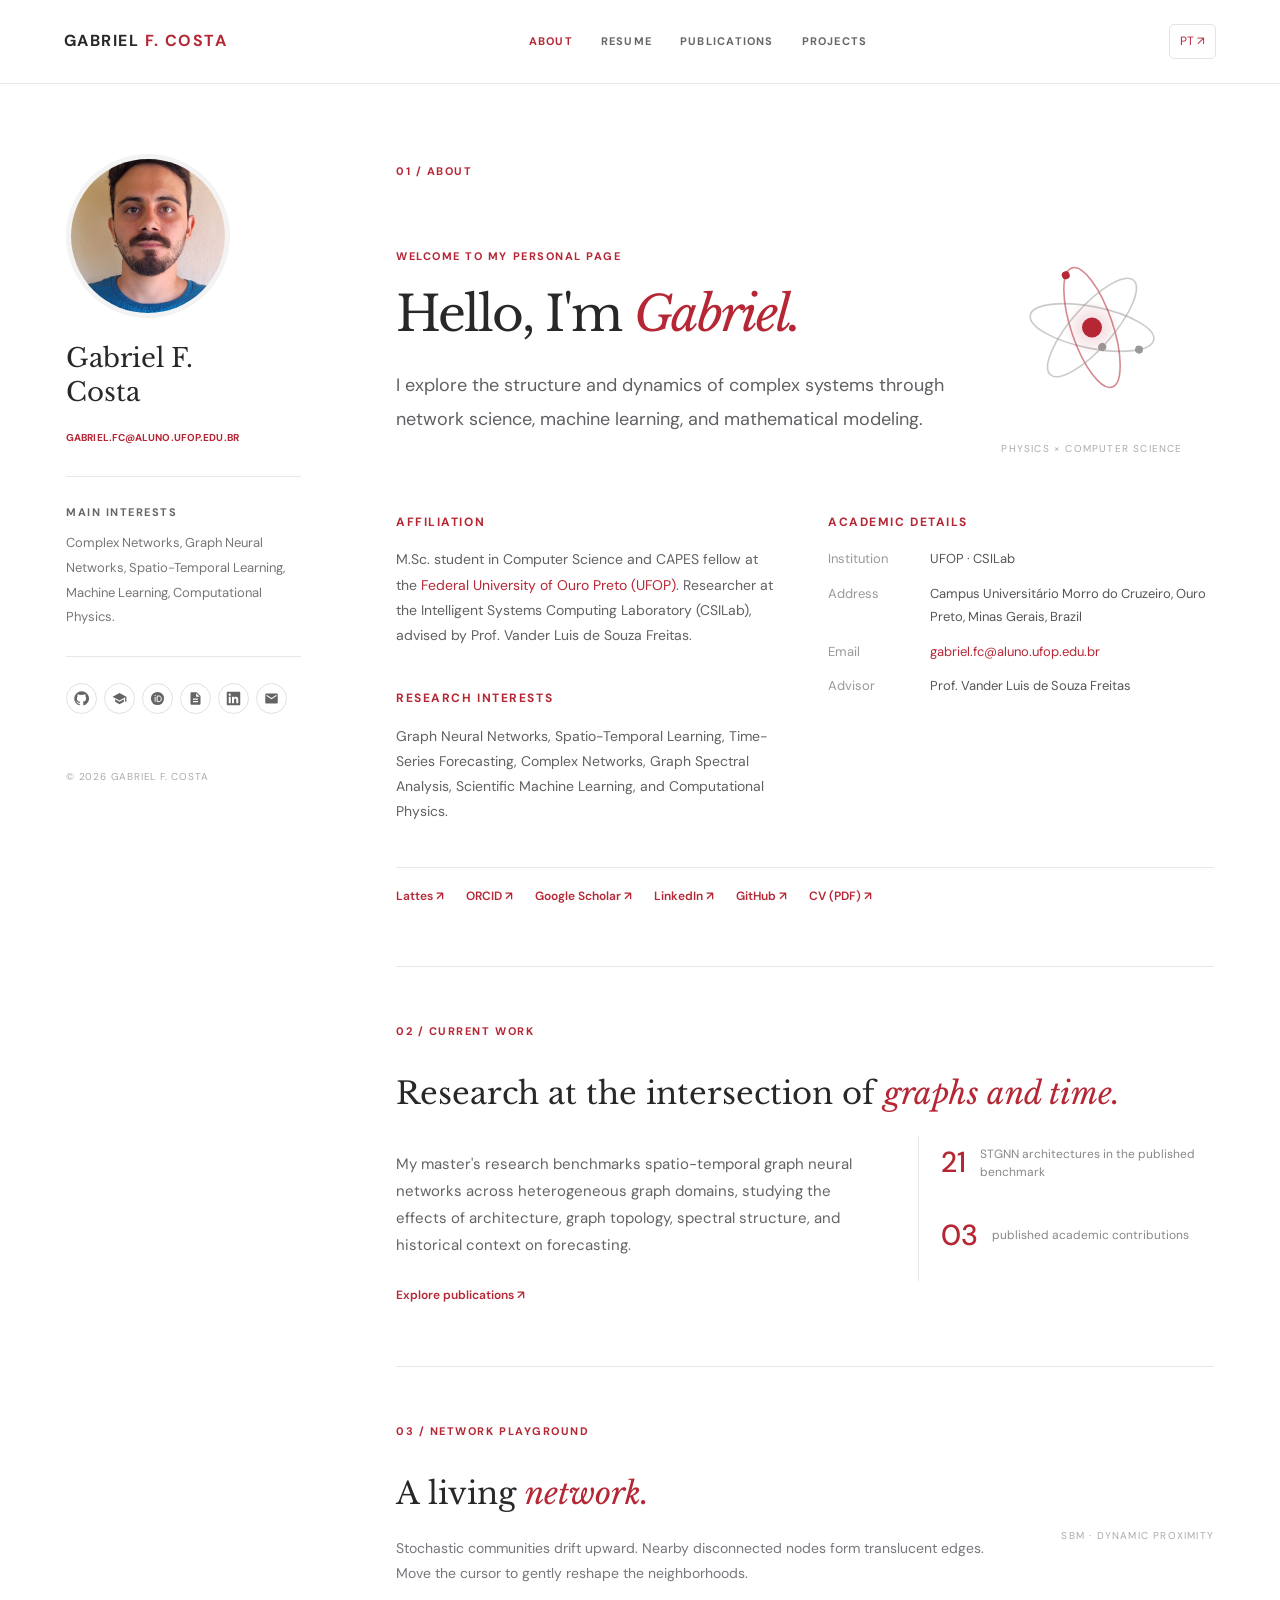
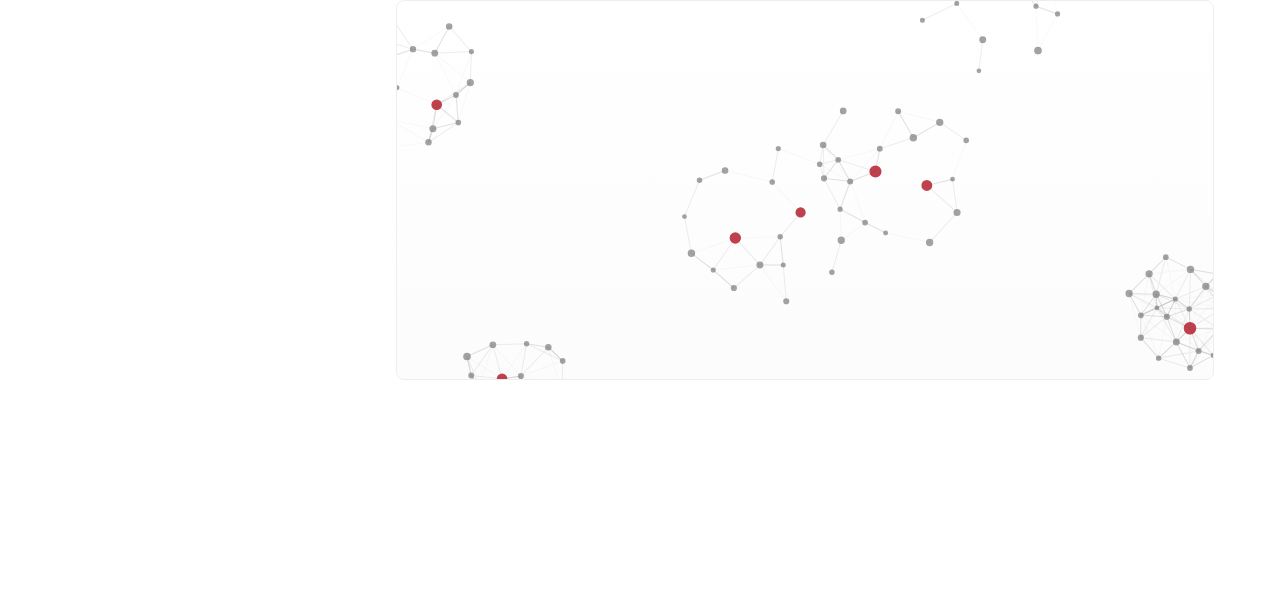
<file: index.html>
<!DOCTYPE html>
<html lang="en"><head><meta charset="utf-8"/><meta content="width=device-width,initial-scale=1" name="viewport"/><meta content="#ffffff" name="theme-color"/><meta content="Academic portfolio, publications, research and projects of Gabriel F. Costa." name="description"/><meta content="Gabriel F. Costa" property="og:title"/><link href="https://gabrielxcosta.github.io/" rel="canonical"/><link href="favicon.svg" rel="icon" type="image/svg+xml"/><link href="assets/site.css" rel="stylesheet"/><title>Gabriel F. Costa</title></head><body data-page="about"><header class="site-header"><a class="brand" href="index.html">GABRIEL <span class="red">F. COSTA</span></a><nav aria-label="Primary navigation" class="site-nav"><a class="active" data-nav="about" href="index.html">ABOUT</a><a class="" data-nav="resume" href="resume.html">RESUME</a><a class="" data-nav="publications" href="publications.html">PUBLICATIONS</a><a class="" data-nav="projects" href="projects.html">PROJECTS</a></nav><button aria-label="Switch language" class="lang-toggle" type="button">PT ↗</button></header><main class="page-shell"><div id="sidebar"><aside class="sidebar-inner"><img alt="Gabriel Ferreira da Costa" class="portrait" height="160" src="gabriel-portrait.png" width="160"/><h2 class="sidebar-name">Gabriel F.<br/>Costa</h2><a class="sidebar-email" href="mailto:gabriel.fc@aluno.ufop.edu.br">GABRIEL.FC@ALUNO.UFOP.EDU.BR</a><div class="sidebar-divider"></div><h3 class="sidebar-title" data-t="mainInterests">MAIN INTERESTS</h3><p class="sidebar-text" data-t="sidebarInterests">Complex Networks, Graph Neural Networks, Spatio-Temporal Learning, Machine Learning, Computational Physics.</p><div class="sidebar-divider"></div><div class="sidebar-icons"><a href="https://github.com/gabrielxcosta" rel="noopener" target="_blank" aria-label="GitHub" title="GitHub"><svg aria-hidden="true" viewBox="0 0 24 24" focusable="false"><path d="M12 .5a11.5 11.5 0 00-3.64 22.41c.58.1.79-.25.79-.56v-2c-3.2.7-3.88-1.37-3.88-1.37-.52-1.33-1.28-1.69-1.28-1.69-1.04-.71.08-.7.08-.7 1.15.08 1.76 1.18 1.76 1.18 1.03 1.76 2.69 1.25 3.35.96.1-.74.4-1.25.73-1.54-2.55-.29-5.24-1.28-5.24-5.69 0-1.26.45-2.28 1.18-3.09-.12-.29-.51-1.46.11-3.05 0 0 .97-.31 3.17 1.18a11 11 0 015.76 0c2.2-1.49 3.17-1.18 3.17-1.18.62 1.59.23 2.76.11 3.05.74.81 1.18 1.83 1.18 3.09 0 4.42-2.69 5.39-5.25 5.68.41.36.78 1.06.78 2.14v3.17c0 .31.21.67.8.56A11.5 11.5 0 0012 .5z"/></svg></a><a href="https://scholar.google.com/citations?user=bxM5TjgAAAAJ" rel="noopener" target="_blank" aria-label="Google Scholar" title="Google Scholar"><svg aria-hidden="true" viewBox="0 0 24 24" focusable="false"><path d="M12 3L1 9l11 6 9-4.91V17h2V9L12 3zM5 13.18v4L12 21l7-3.82v-4L12 17l-7-3.82z"/></svg></a><a href="https://orcid.org/0009-0001-2714-3365" rel="noopener" target="_blank" aria-label="ORCID" title="ORCID"><svg aria-hidden="true" viewBox="0 0 24 24" focusable="false"><circle cx="12" cy="12" r="10.5"/><g fill="none" stroke="#fff" stroke-width="1.6"><path d="M8.2 9.6v7.4"/><path d="M11.4 8v9h2.7c2.6 0 4-1.8 4-4.5S16.7 8 14.1 8z" stroke-linejoin="round"/></g><circle cx="8.2" cy="6.9" r="1.1" fill="#fff"/></svg></a><a href="https://lattes.cnpq.br/6533107458311261" rel="noopener" target="_blank" aria-label="Lattes" title="Lattes"><svg aria-hidden="true" viewBox="0 0 24 24" focusable="false"><path d="M14 2H6c-1.1 0-2 .9-2 2v16c0 1.1.9 2 2 2h12c1.1 0 2-.9 2-2V8l-6-6zm2 16H8v-2h8v2zm0-4H8v-2h8v2zm-3-5V3.5L18.5 9H13z"/></svg></a><a href="https://www.linkedin.com/in/gabxcostaxf" rel="noopener" target="_blank" aria-label="LinkedIn" title="LinkedIn"><svg aria-hidden="true" viewBox="0 0 24 24" focusable="false"><path d="M20.45 20.45h-3.56v-5.57c0-1.33-.03-3.04-1.85-3.04-1.86 0-2.14 1.45-2.14 2.94v5.67H9.35V9h3.41v1.56h.05c.48-.9 1.64-1.85 3.37-1.85 3.6 0 4.27 2.37 4.27 5.46v6.28zM5.34 7.43a2.06 2.06 0 110-4.12 2.06 2.06 0 010 4.12zM7.12 20.45H3.56V9h3.56v11.45zM22.22 0H1.77C.79 0 0 .77 0 1.73v20.54C0 23.23.79 24 1.77 24h20.45c.98 0 1.78-.77 1.78-1.73V1.73C24 .77 23.2 0 22.22 0z" transform="translate(1.2 1.2) scale(.9)"/></svg></a><a href="mailto:gabriel.fc@aluno.ufop.edu.br" aria-label="Email" title="Email"><svg aria-hidden="true" viewBox="0 0 24 24" focusable="false"><path d="M20 4H4c-1.1 0-2 .9-2 2v12c0 1.1.9 2 2 2h16c1.1 0 2-.9 2-2V6c0-1.1-.9-2-2-2zm0 4l-8 5-8-5V6l8 5 8-5v2z"/></svg></a></div><div class="sidebar-footer">© 2026 GABRIEL F. COSTA</div></aside></div><div class="page-main"><section class="paper about-paper reveal visible" style="transition-delay: 0ms;"><div class="section-kicker">01 / ABOUT</div><div class="about-heading"><div><p class="tiny red" data-t="welcome">WELCOME TO MY PERSONAL PAGE</p><h1 data-t="aboutHeading">Hello, I'm <em>Gabriel.</em></h1><p class="large" data-t="aboutLead">I explore the structure and dynamics of complex systems through network science, machine learning, and mathematical modeling.</p></div><div class="atom-wrap"><canvas aria-label="Animated atomic model in red and gray" height="225" id="atom-canvas" role="img" width="242"></canvas><span class="atom-label">PHYSICS × COMPUTER SCIENCE</span></div></div>
<div class="info-grid"><div><h2 data-t="affiliation">AFFILIATION</h2><p data-t="affiliationBody">M.Sc. student in Computer Science and CAPES fellow at the <a href="https://ufop.br/" rel="noopener" target="_blank">Federal University of Ouro Preto (UFOP)</a>. Researcher at the Intelligent Systems Computing Laboratory (CSILab), advised by Prof. Vander Luis de Souza Freitas.</p><h2 data-t="research">RESEARCH INTERESTS</h2><p data-t="interests">Graph Neural Networks, Spatio-Temporal Learning, Time-Series Forecasting, Complex Networks, Graph Spectral Analysis, Scientific Machine Learning, and Computational Physics.</p></div><div><h2 data-t="details">ACADEMIC DETAILS</h2><dl class="details"><dt data-t="institution">Institution</dt><dd>UFOP · CSILab</dd><dt data-t="address">Address</dt><dd data-t="addressValue">Campus Universitário Morro do Cruzeiro, Ouro Preto, Minas Gerais, Brazil</dd><dt>Email</dt><dd><a href="mailto:gabriel.fc@aluno.ufop.edu.br">gabriel.fc@aluno.ufop.edu.br</a></dd><dt data-t="advisor">Advisor</dt><dd>Prof. Vander Luis de Souza Freitas</dd></dl></div></div>
<div class="link-strip"><a href="https://lattes.cnpq.br/6533107458311261" rel="noopener" target="_blank">Lattes ↗</a><a href="https://orcid.org/0009-0001-2714-3365" rel="noopener" target="_blank">ORCID ↗</a><a href="https://scholar.google.com/citations?user=bxM5TjgAAAAJ" rel="noopener" target="_blank">Google Scholar ↗</a><a href="https://www.linkedin.com/in/gabxcostaxf" rel="noopener" target="_blank">LinkedIn ↗</a><a href="https://github.com/gabrielxcosta" rel="noopener" target="_blank">GitHub ↗</a><a href="cv-gabriel-costa.pdf" rel="noopener" target="_blank">CV (PDF) ↗</a></div></section><section class="paper reveal" style="transition-delay: 65ms;"><div class="section-kicker">02 / CURRENT WORK</div><h2 class="section-title" data-t="workTitle">Research at the intersection of <em>graphs and time.</em></h2><div class="two-col"><p data-t="workBody">My master's research benchmarks spatio-temporal graph neural networks across heterogeneous graph domains, studying the effects of architecture, graph topology, spectral structure, and historical context on forecasting.</p><div class="stat-list"><div><b>21</b><span data-t="architectures">STGNN architectures in the published benchmark</span></div><div><b>03</b><span data-t="papers">published academic contributions</span></div></div></div><a class="text-link" data-t="discoverPapers" href="publications.html">Explore publications ↗</a></section><section class="paper network-paper reveal" style="transition-delay: 130ms;"><div class="section-kicker">03 / NETWORK PLAYGROUND</div><div class="network-top"><div><h2 class="section-title" data-t="networkTitle">A living <em>network.</em></h2><p class="muted" data-t="networkDesc">Stochastic communities drift upward. Nearby disconnected nodes form translucent edges. Move the cursor to gently reshape the neighborhoods.</p></div><span class="small-mono">SBM · DYNAMIC PROXIMITY</span></div><div aria-label="Interactive network of drifting red and gray nodes" id="network-canvas" role="img"></div></section></div></main><script src="assets/site.js"></script><script src="assets/atom.js"></script><script src="assets/network.js"></script></body></html>
</file>
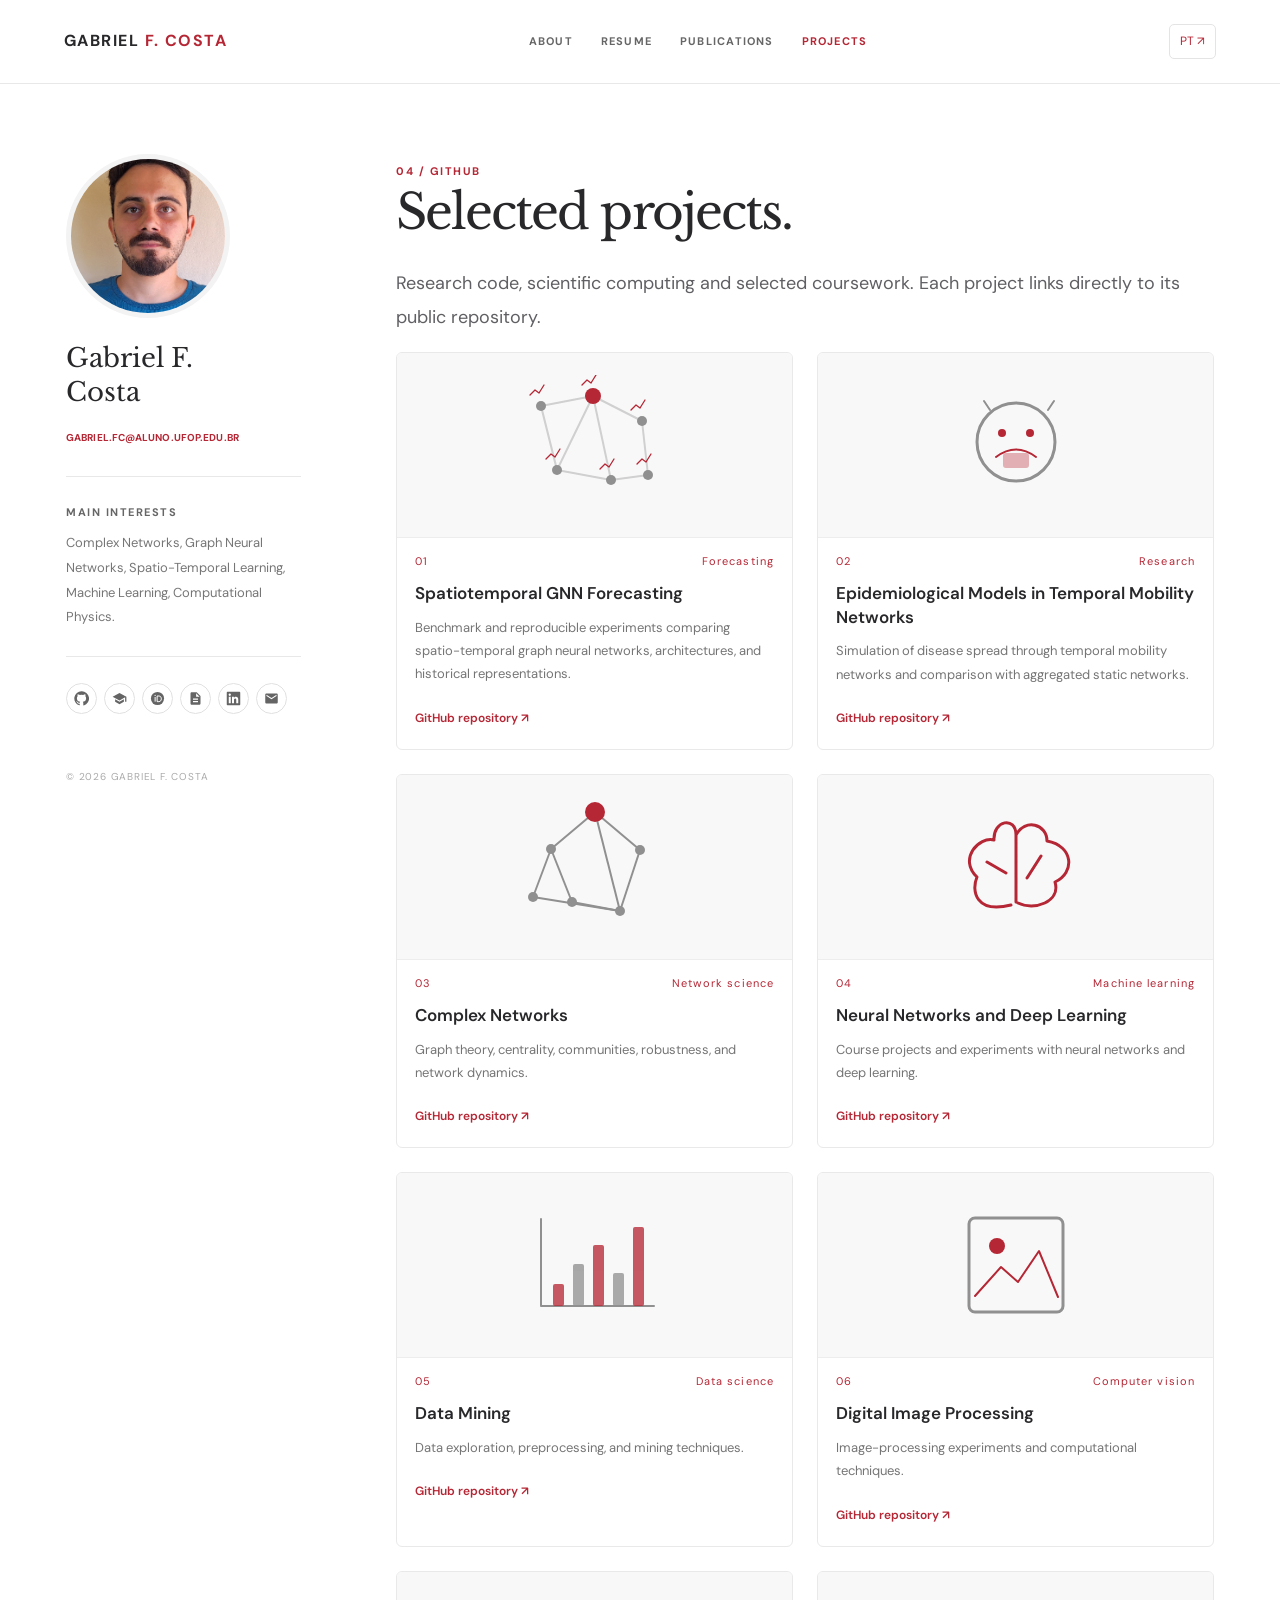
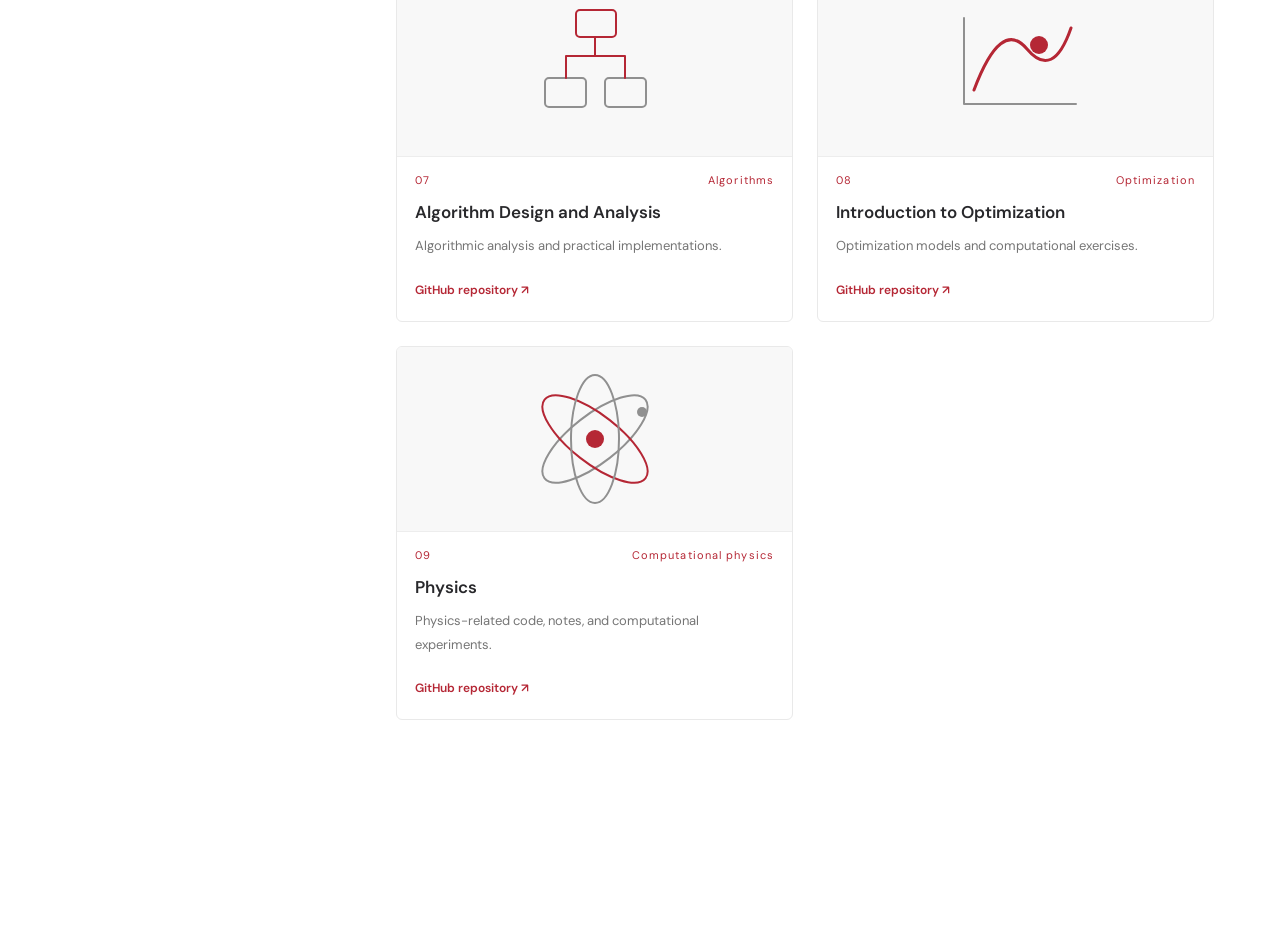
<file: projects.html>
<!DOCTYPE html>
<html lang="en"><head><meta charset="utf-8"/><meta content="width=device-width,initial-scale=1" name="viewport"/><meta content="#ffffff" name="theme-color"/><meta content="Academic portfolio, publications, research and projects of Gabriel F. Costa." name="description"/><meta content="Gabriel F. Costa" property="og:title"/><link href="https://gabrielxcosta.github.io/projects.html" rel="canonical"/><link href="favicon.svg" rel="icon" type="image/svg+xml"/><link href="assets/site.css" rel="stylesheet"/><title>Gabriel F. Costa — Projects</title></head><body data-page="projects"><header class="site-header"><a class="brand" href="index.html">GABRIEL <span class="red">F. COSTA</span></a><nav aria-label="Primary navigation" class="site-nav"><a class="" data-nav="about" href="index.html">ABOUT</a><a class="" data-nav="resume" href="resume.html">RESUME</a><a class="" data-nav="publications" href="publications.html">PUBLICATIONS</a><a class="active" data-nav="projects" href="projects.html">PROJECTS</a></nav><button aria-label="Switch language" class="lang-toggle" type="button">PT ↗</button></header><main class="page-shell"><div id="sidebar"><aside class="sidebar-inner"><img alt="Gabriel Ferreira da Costa" class="portrait" height="160" src="gabriel-portrait.png" width="160"/><h2 class="sidebar-name">Gabriel F.<br/>Costa</h2><a class="sidebar-email" href="mailto:gabriel.fc@aluno.ufop.edu.br">GABRIEL.FC@ALUNO.UFOP.EDU.BR</a><div class="sidebar-divider"></div><h3 class="sidebar-title" data-t="mainInterests">MAIN INTERESTS</h3><p class="sidebar-text" data-t="sidebarInterests">Complex Networks, Graph Neural Networks, Spatio-Temporal Learning, Machine Learning, Computational Physics.</p><div class="sidebar-divider"></div><div class="sidebar-icons"><a href="https://github.com/gabrielxcosta" rel="noopener" target="_blank" aria-label="GitHub" title="GitHub"><svg aria-hidden="true" viewBox="0 0 24 24" focusable="false"><path d="M12 .5a11.5 11.5 0 00-3.64 22.41c.58.1.79-.25.79-.56v-2c-3.2.7-3.88-1.37-3.88-1.37-.52-1.33-1.28-1.69-1.28-1.69-1.04-.71.08-.7.08-.7 1.15.08 1.76 1.18 1.76 1.18 1.03 1.76 2.69 1.25 3.35.96.1-.74.4-1.25.73-1.54-2.55-.29-5.24-1.28-5.24-5.69 0-1.26.45-2.28 1.18-3.09-.12-.29-.51-1.46.11-3.05 0 0 .97-.31 3.17 1.18a11 11 0 015.76 0c2.2-1.49 3.17-1.18 3.17-1.18.62 1.59.23 2.76.11 3.05.74.81 1.18 1.83 1.18 3.09 0 4.42-2.69 5.39-5.25 5.68.41.36.78 1.06.78 2.14v3.17c0 .31.21.67.8.56A11.5 11.5 0 0012 .5z"/></svg></a><a href="https://scholar.google.com/citations?user=bxM5TjgAAAAJ" rel="noopener" target="_blank" aria-label="Google Scholar" title="Google Scholar"><svg aria-hidden="true" viewBox="0 0 24 24" focusable="false"><path d="M12 3L1 9l11 6 9-4.91V17h2V9L12 3zM5 13.18v4L12 21l7-3.82v-4L12 17l-7-3.82z"/></svg></a><a href="https://orcid.org/0009-0001-2714-3365" rel="noopener" target="_blank" aria-label="ORCID" title="ORCID"><svg aria-hidden="true" viewBox="0 0 24 24" focusable="false"><circle cx="12" cy="12" r="10.5"/><g fill="none" stroke="#fff" stroke-width="1.6"><path d="M8.2 9.6v7.4"/><path d="M11.4 8v9h2.7c2.6 0 4-1.8 4-4.5S16.7 8 14.1 8z" stroke-linejoin="round"/></g><circle cx="8.2" cy="6.9" r="1.1" fill="#fff"/></svg></a><a href="https://lattes.cnpq.br/6533107458311261" rel="noopener" target="_blank" aria-label="Lattes" title="Lattes"><svg aria-hidden="true" viewBox="0 0 24 24" focusable="false"><path d="M14 2H6c-1.1 0-2 .9-2 2v16c0 1.1.9 2 2 2h12c1.1 0 2-.9 2-2V8l-6-6zm2 16H8v-2h8v2zm0-4H8v-2h8v2zm-3-5V3.5L18.5 9H13z"/></svg></a><a href="https://www.linkedin.com/in/gabxcostaxf" rel="noopener" target="_blank" aria-label="LinkedIn" title="LinkedIn"><svg aria-hidden="true" viewBox="0 0 24 24" focusable="false"><path d="M20.45 20.45h-3.56v-5.57c0-1.33-.03-3.04-1.85-3.04-1.86 0-2.14 1.45-2.14 2.94v5.67H9.35V9h3.41v1.56h.05c.48-.9 1.64-1.85 3.37-1.85 3.6 0 4.27 2.37 4.27 5.46v6.28zM5.34 7.43a2.06 2.06 0 110-4.12 2.06 2.06 0 010 4.12zM7.12 20.45H3.56V9h3.56v11.45zM22.22 0H1.77C.79 0 0 .77 0 1.73v20.54C0 23.23.79 24 1.77 24h20.45c.98 0 1.78-.77 1.78-1.73V1.73C24 .77 23.2 0 22.22 0z" transform="translate(1.2 1.2) scale(.9)"/></svg></a><a href="mailto:gabriel.fc@aluno.ufop.edu.br" aria-label="Email" title="Email"><svg aria-hidden="true" viewBox="0 0 24 24" focusable="false"><path d="M20 4H4c-1.1 0-2 .9-2 2v12c0 1.1.9 2 2 2h16c1.1 0 2-.9 2-2V6c0-1.1-.9-2-2-2zm0 4l-8 5-8-5V6l8 5 8-5v2z"/></svg></a></div><div class="sidebar-footer">© 2026 GABRIEL F. COSTA</div></aside></div><div class="page-main"><section class="reveal paper"><div class="eyebrow reveal">04 / GITHUB</div><h1 class="reveal" data-en="Selected projects." data-pt="Projetos selecionados.">Selected projects.</h1><p class="lead reveal" data-en="Research code, scientific computing and selected coursework. Each project links directly to its public repository." data-pt="Códigos de pesquisa, computação científica e trabalhos selecionados. Cada projeto contém um link direto para o repositório público.">Research code, scientific computing and selected coursework. Each project links directly to its public repository.</p><div class="project-grid"><article class="project-card reveal"><a aria-label="View Spatiotemporal GNN Forecasting" class="project-cover" href="https://github.com/gabrielxcosta/Spatiotemporal-GNN-Forecasting" rel="noopener" target="_blank"><svg aria-label="Project illustration" class="project-icon" data-icon="stgnn" role="img" viewbox="0 0 160 140"></svg></a><div class="card-meta"><span>01</span><span>Forecasting</span></div><h2>Spatiotemporal GNN Forecasting</h2><p data-en="Benchmark and reproducible experiments comparing spatio-temporal graph neural networks, architectures, and historical representations." data-pt="Benchmarking de redes neurais em grafos espaço-temporais, arquiteturas e representações históricas.">Benchmark and reproducible experiments comparing spatio-temporal graph neural networks, architectures, and historical representations.</p><a class="repo-link" href="https://github.com/gabrielxcosta/Spatiotemporal-GNN-Forecasting" rel="noopener" target="_blank">GitHub repository ↗</a></article><article class="project-card reveal"><a aria-label="View Epidemiological Models in Temporal Mobility Networks" class="project-cover" href="https://github.com/gabrielxcosta/Simulation-of-epidemiological-models-in-temporal-mobility-networks" rel="noopener" target="_blank"><svg aria-label="Project illustration" class="project-icon" data-icon="epidemic" role="img" viewbox="0 0 160 140"></svg></a><div class="card-meta"><span>02</span><span>Research</span></div><h2>Epidemiological Models in Temporal Mobility Networks</h2><p data-en="Simulation of disease spread through temporal mobility networks and comparison with aggregated static networks." data-pt="Simulação de disseminação de doenças em redes de mobilidade temporais e comparação com redes estáticas.">Simulation of disease spread through temporal mobility networks and comparison with aggregated static networks.</p><a class="repo-link" href="https://github.com/gabrielxcosta/Simulation-of-epidemiological-models-in-temporal-mobility-networks" rel="noopener" target="_blank">GitHub repository ↗</a></article><article class="project-card reveal"><a aria-label="View Complex Networks" class="project-cover" href="https://github.com/gabrielxcosta/PCC121---Complex-Networks" rel="noopener" target="_blank"><svg aria-label="Project illustration" class="project-icon" data-icon="network" role="img" viewbox="0 0 160 140"></svg></a><div class="card-meta"><span>03</span><span>Network science</span></div><h2>Complex Networks</h2><p data-en="Graph theory, centrality, communities, robustness, and network dynamics." data-pt="Teoria dos grafos, centralidade, comunidades, robustez e dinâmica de redes.">Graph theory, centrality, communities, robustness, and network dynamics.</p><a class="repo-link" href="https://github.com/gabrielxcosta/PCC121---Complex-Networks" rel="noopener" target="_blank">GitHub repository ↗</a></article><article class="project-card reveal"><a aria-label="View Neural Networks and Deep Learning" class="project-cover" href="https://github.com/gabrielxcosta/PCC177---Neural-Networks-and-Deep-Learning" rel="noopener" target="_blank"><svg aria-label="Project illustration" class="project-icon" data-icon="brain" role="img" viewbox="0 0 160 140"></svg></a><div class="card-meta"><span>04</span><span>Machine learning</span></div><h2>Neural Networks and Deep Learning</h2><p data-en="Course projects and experiments with neural networks and deep learning." data-pt="Projetos e experimentos com redes neurais e aprendizagem profunda.">Course projects and experiments with neural networks and deep learning.</p><a class="repo-link" href="https://github.com/gabrielxcosta/PCC177---Neural-Networks-and-Deep-Learning" rel="noopener" target="_blank">GitHub repository ↗</a></article><article class="project-card reveal"><a aria-label="View Data Mining" class="project-cover" href="https://github.com/gabrielxcosta/PCC142---Data-Mining" rel="noopener" target="_blank"><svg aria-label="Project illustration" class="project-icon" data-icon="data" role="img" viewbox="0 0 160 140"></svg></a><div class="card-meta"><span>05</span><span>Data science</span></div><h2>Data Mining</h2><p data-en="Data exploration, preprocessing, and mining techniques." data-pt="Exploração de dados, pré-processamento e técnicas de mineração.">Data exploration, preprocessing, and mining techniques.</p><a class="repo-link" href="https://github.com/gabrielxcosta/PCC142---Data-Mining" rel="noopener" target="_blank">GitHub repository ↗</a></article><article class="project-card reveal"><a aria-label="View Digital Image Processing" class="project-cover" href="https://github.com/gabrielxcosta/PCC144---Digital-Image-Processing" rel="noopener" target="_blank"><svg aria-label="Project illustration" class="project-icon" data-icon="image" role="img" viewbox="0 0 160 140"></svg></a><div class="card-meta"><span>06</span><span>Computer vision</span></div><h2>Digital Image Processing</h2><p data-en="Image-processing experiments and computational techniques." data-pt="Experimentos de processamento de imagens e técnicas computacionais.">Image-processing experiments and computational techniques.</p><a class="repo-link" href="https://github.com/gabrielxcosta/PCC144---Digital-Image-Processing" rel="noopener" target="_blank">GitHub repository ↗</a></article><article class="project-card reveal"><a aria-label="View Algorithm Design and Analysis" class="project-cover" href="https://github.com/gabrielxcosta/PCC104---Algorithm-Design-and-Analysis" rel="noopener" target="_blank"><svg aria-label="Project illustration" class="project-icon" data-icon="algorithm" role="img" viewbox="0 0 160 140"></svg></a><div class="card-meta"><span>07</span><span>Algorithms</span></div><h2>Algorithm Design and Analysis</h2><p data-en="Algorithmic analysis and practical implementations." data-pt="Análise algorítmica e implementações práticas.">Algorithmic analysis and practical implementations.</p><a class="repo-link" href="https://github.com/gabrielxcosta/PCC104---Algorithm-Design-and-Analysis" rel="noopener" target="_blank">GitHub repository ↗</a></article><article class="project-card reveal"><a aria-label="View Introduction to Optimization" class="project-cover" href="https://github.com/gabrielxcosta/Introduction-to-optimization" rel="noopener" target="_blank"><svg aria-label="Project illustration" class="project-icon" data-icon="optimize" role="img" viewbox="0 0 160 140"></svg></a><div class="card-meta"><span>08</span><span>Optimization</span></div><h2>Introduction to Optimization</h2><p data-en="Optimization models and computational exercises." data-pt="Modelos de otimização e exercícios computacionais.">Optimization models and computational exercises.</p><a class="repo-link" href="https://github.com/gabrielxcosta/Introduction-to-optimization" rel="noopener" target="_blank">GitHub repository ↗</a></article><article class="project-card reveal"><a aria-label="View Physics" class="project-cover" href="https://github.com/gabrielxcosta/Physics" rel="noopener" target="_blank"><svg aria-label="Project illustration" class="project-icon" data-icon="atom" role="img" viewbox="0 0 160 140"></svg></a><div class="card-meta"><span>09</span><span>Computational physics</span></div><h2>Physics</h2><p data-en="Physics-related code, notes, and computational experiments." data-pt="Códigos, anotações e experimentos computacionais relacionados à Física.">Physics-related code, notes, and computational experiments.</p><a class="repo-link" href="https://github.com/gabrielxcosta/Physics" rel="noopener" target="_blank">GitHub repository ↗</a></article></div></section></div></main><script src="assets/site.js"></script></body></html>
</file>
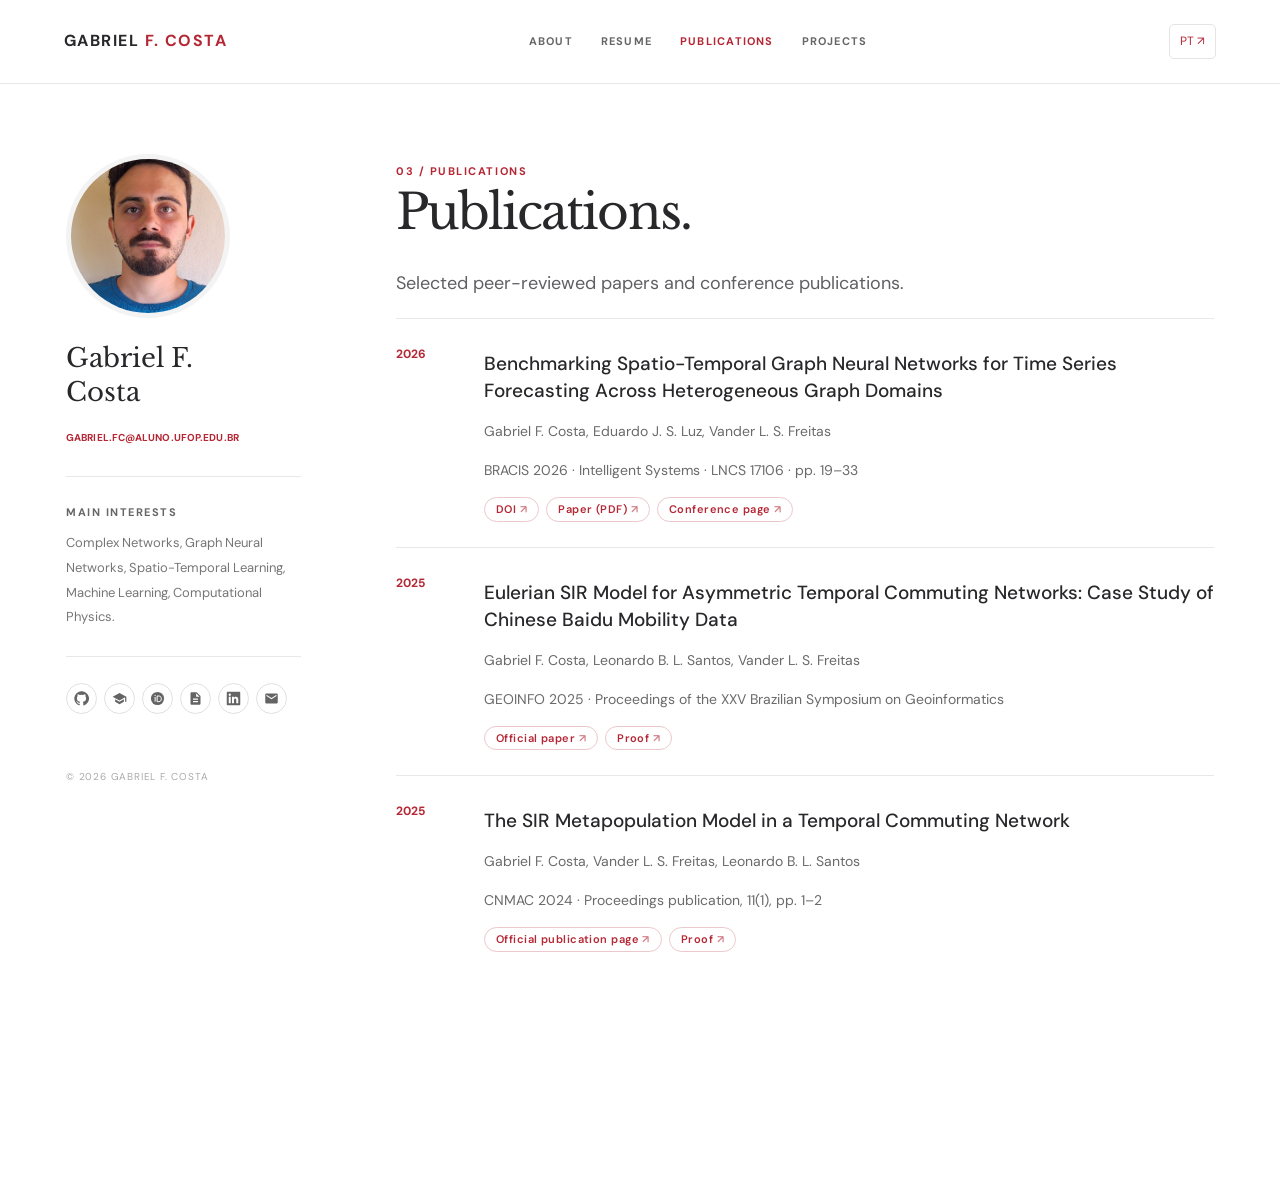
<file: publications.html>
<!DOCTYPE html>
<html lang="en"><head><meta charset="utf-8"/><meta content="width=device-width,initial-scale=1" name="viewport"/><meta content="#ffffff" name="theme-color"/><meta content="Academic portfolio, publications, research and projects of Gabriel F. Costa." name="description"/><meta content="Gabriel F. Costa" property="og:title"/><link href="https://gabrielxcosta.github.io/publications.html" rel="canonical"/><link href="favicon.svg" rel="icon" type="image/svg+xml"/><link href="assets/site.css" rel="stylesheet"/><title>Gabriel F. Costa — Publications</title></head><body data-page="publications"><header class="site-header"><a class="brand" href="index.html">GABRIEL <span class="red">F. COSTA</span></a><nav aria-label="Primary navigation" class="site-nav"><a class="" data-nav="about" href="index.html">ABOUT</a><a class="" data-nav="resume" href="resume.html">RESUME</a><a class="active" data-nav="publications" href="publications.html">PUBLICATIONS</a><a class="" data-nav="projects" href="projects.html">PROJECTS</a></nav><button aria-label="Switch language" class="lang-toggle" type="button">PT ↗</button></header><main class="page-shell"><div id="sidebar"><aside class="sidebar-inner"><img alt="Gabriel Ferreira da Costa" class="portrait" height="160" src="gabriel-portrait.png" width="160"/><h2 class="sidebar-name">Gabriel F.<br/>Costa</h2><a class="sidebar-email" href="mailto:gabriel.fc@aluno.ufop.edu.br">GABRIEL.FC@ALUNO.UFOP.EDU.BR</a><div class="sidebar-divider"></div><h3 class="sidebar-title" data-t="mainInterests">MAIN INTERESTS</h3><p class="sidebar-text" data-t="sidebarInterests">Complex Networks, Graph Neural Networks, Spatio-Temporal Learning, Machine Learning, Computational Physics.</p><div class="sidebar-divider"></div><div class="sidebar-icons"><a href="https://github.com/gabrielxcosta" rel="noopener" target="_blank" aria-label="GitHub" title="GitHub"><svg aria-hidden="true" viewBox="0 0 24 24" focusable="false"><path d="M12 .5a11.5 11.5 0 00-3.64 22.41c.58.1.79-.25.79-.56v-2c-3.2.7-3.88-1.37-3.88-1.37-.52-1.33-1.28-1.69-1.28-1.69-1.04-.71.08-.7.08-.7 1.15.08 1.76 1.18 1.76 1.18 1.03 1.76 2.69 1.25 3.35.96.1-.74.4-1.25.73-1.54-2.55-.29-5.24-1.28-5.24-5.69 0-1.26.45-2.28 1.18-3.09-.12-.29-.51-1.46.11-3.05 0 0 .97-.31 3.17 1.18a11 11 0 015.76 0c2.2-1.49 3.17-1.18 3.17-1.18.62 1.59.23 2.76.11 3.05.74.81 1.18 1.83 1.18 3.09 0 4.42-2.69 5.39-5.25 5.68.41.36.78 1.06.78 2.14v3.17c0 .31.21.67.8.56A11.5 11.5 0 0012 .5z"/></svg></a><a href="https://scholar.google.com/citations?user=bxM5TjgAAAAJ" rel="noopener" target="_blank" aria-label="Google Scholar" title="Google Scholar"><svg aria-hidden="true" viewBox="0 0 24 24" focusable="false"><path d="M12 3L1 9l11 6 9-4.91V17h2V9L12 3zM5 13.18v4L12 21l7-3.82v-4L12 17l-7-3.82z"/></svg></a><a href="https://orcid.org/0009-0001-2714-3365" rel="noopener" target="_blank" aria-label="ORCID" title="ORCID"><svg aria-hidden="true" viewBox="0 0 24 24" focusable="false"><circle cx="12" cy="12" r="10.5"/><g fill="none" stroke="#fff" stroke-width="1.6"><path d="M8.2 9.6v7.4"/><path d="M11.4 8v9h2.7c2.6 0 4-1.8 4-4.5S16.7 8 14.1 8z" stroke-linejoin="round"/></g><circle cx="8.2" cy="6.9" r="1.1" fill="#fff"/></svg></a><a href="https://lattes.cnpq.br/6533107458311261" rel="noopener" target="_blank" aria-label="Lattes" title="Lattes"><svg aria-hidden="true" viewBox="0 0 24 24" focusable="false"><path d="M14 2H6c-1.1 0-2 .9-2 2v16c0 1.1.9 2 2 2h12c1.1 0 2-.9 2-2V8l-6-6zm2 16H8v-2h8v2zm0-4H8v-2h8v2zm-3-5V3.5L18.5 9H13z"/></svg></a><a href="https://www.linkedin.com/in/gabxcostaxf" rel="noopener" target="_blank" aria-label="LinkedIn" title="LinkedIn"><svg aria-hidden="true" viewBox="0 0 24 24" focusable="false"><path d="M20.45 20.45h-3.56v-5.57c0-1.33-.03-3.04-1.85-3.04-1.86 0-2.14 1.45-2.14 2.94v5.67H9.35V9h3.41v1.56h.05c.48-.9 1.64-1.85 3.37-1.85 3.6 0 4.27 2.37 4.27 5.46v6.28zM5.34 7.43a2.06 2.06 0 110-4.12 2.06 2.06 0 010 4.12zM7.12 20.45H3.56V9h3.56v11.45zM22.22 0H1.77C.79 0 0 .77 0 1.73v20.54C0 23.23.79 24 1.77 24h20.45c.98 0 1.78-.77 1.78-1.73V1.73C24 .77 23.2 0 22.22 0z" transform="translate(1.2 1.2) scale(.9)"/></svg></a><a href="mailto:gabriel.fc@aluno.ufop.edu.br" aria-label="Email" title="Email"><svg aria-hidden="true" viewBox="0 0 24 24" focusable="false"><path d="M20 4H4c-1.1 0-2 .9-2 2v12c0 1.1.9 2 2 2h16c1.1 0 2-.9 2-2V6c0-1.1-.9-2-2-2zm0 4l-8 5-8-5V6l8 5 8-5v2z"/></svg></a></div><div class="sidebar-footer">© 2026 GABRIEL F. COSTA</div></aside></div><div class="page-main"><section class="paper"><div class="eyebrow reveal">03 / PUBLICATIONS</div><h1 class="reveal" data-en="Publications." data-pt="Publicações.">Publications.</h1><p class="lead reveal" data-en="Selected peer-reviewed papers and conference publications." data-pt="Artigos científicos e publicações em eventos selecionados.">Selected peer-reviewed papers and conference publications.</p><article class="pub reveal"><span class="year">2026</span><div><h2>Benchmarking Spatio-Temporal Graph Neural Networks for Time Series Forecasting Across Heterogeneous Graph Domains</h2><p>Gabriel F. Costa, Eduardo J. S. Luz, Vander L. S. Freitas</p><p class="muted">BRACIS 2026 · Intelligent Systems · LNCS 17106 · pp. 19–33</p><div class="proofs"><a href="https://doi.org/10.1007/978-3-032-39892-5_2" rel="noopener" target="_blank" data-en="DOI" data-pt="DOI">DOI</a><a href="https://drive.google.com/file/d/1xEHXmrJzOGzdaggtMbeAdGOa_5EqG1e8/view" rel="noopener" target="_blank" data-en="Paper (PDF)" data-pt="Artigo (PDF)">Paper (PDF)</a><a href="https://bracis.sbc.org.br/2026/bracis/" rel="noopener" target="_blank" data-en="Conference page" data-pt="Página da conferência">Conference page</a></div></div></article><article class="pub reveal"><span class="year">2025</span><div><h2>Eulerian SIR Model for Asymmetric Temporal Commuting Networks: Case Study of Chinese Baidu Mobility Data</h2><p>Gabriel F. Costa, Leonardo B. L. Santos, Vander L. S. Freitas</p><p class="muted">GEOINFO 2025 · Proceedings of the XXV Brazilian Symposium on Geoinformatics</p><div class="proofs"><a href="https://mtc-m16c.sid.inpe.br/col/sid.inpe.br/mtc-m16c/2025/06.05.14.34/doc/GeoInfo2025_Paper59.pdf" rel="noopener" target="_blank" data-en="Official paper" data-pt="Artigo oficial">Official paper</a><a href="https://drive.google.com/file/d/1x12glvq9NxPw7d946ycUNCOKZgmrGaUb/view" rel="noopener" target="_blank" data-en="Proof" data-pt="Comprovante">Proof</a></div></div></article><article class="pub reveal"><span class="year">2025</span><div><h2>The SIR Metapopulation Model in a Temporal Commuting Network</h2><p>Gabriel F. Costa, Vander L. S. Freitas, Leonardo B. L. Santos</p><p class="muted">CNMAC 2024 · Proceedings publication, 11(1), pp. 1–2</p><div class="proofs"><a href="https://proceedings.sbmac.org.br/sbmac/article/view/4856" rel="noopener" target="_blank" data-en="Official publication page" data-pt="Página oficial da publicação">Official publication page</a><a href="https://drive.google.com/file/d/1bDbyCyxG6ZIvaxgg64419Brod2SAMfWs/view" rel="noopener" target="_blank" data-en="Proof" data-pt="Comprovante">Proof</a></div></div></article></section></div></main><script src="assets/site.js"></script></body></html>
</file>
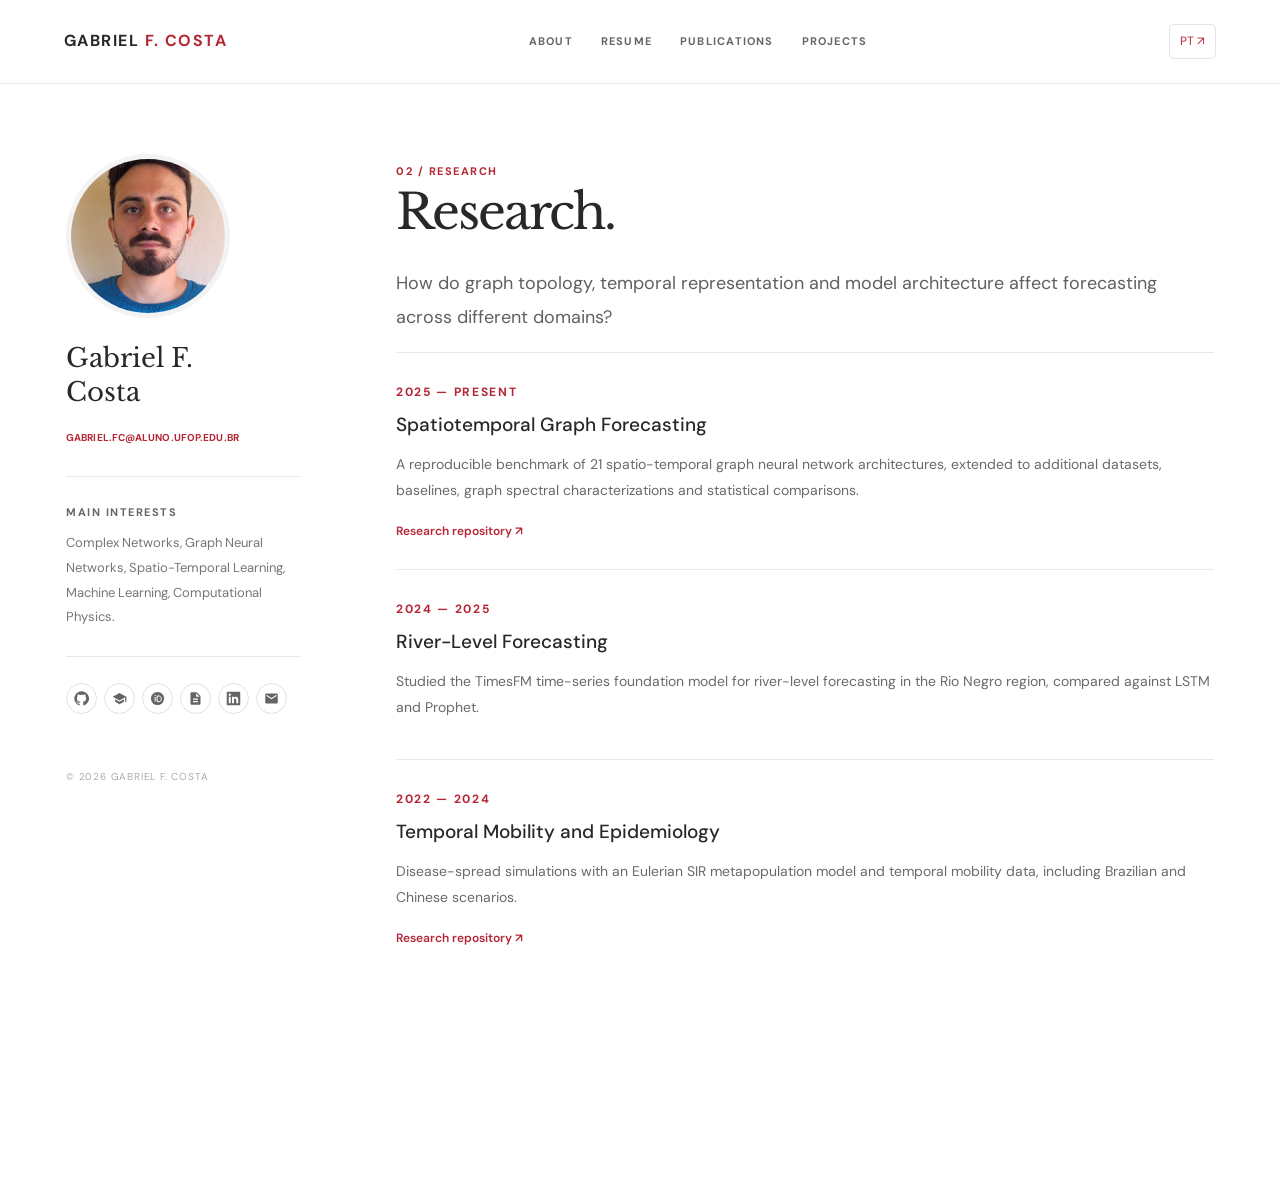
<file: research.html>
<!DOCTYPE html>

<html lang="en"><head><meta charset="utf-8"/><meta content="width=device-width,initial-scale=1" name="viewport"/><meta content="#ffffff" name="theme-color"/><meta content="Academic portfolio, publications, research and projects of Gabriel F. Costa." name="description"/><meta content="Gabriel F. Costa" property="og:title"/><link href="https://gabrielxcosta.github.io/resume.html" rel="canonical"/><link href="favicon.svg" rel="icon" type="image/svg+xml"/><link href="assets/site.css" rel="stylesheet"/><title>Gabriel F. Costa — Research</title></head><body data-page="resume"><header class="site-header"><a class="brand" href="index.html">GABRIEL <span class="red">F. COSTA</span></a><nav aria-label="Primary navigation" class="site-nav"><a class="" data-nav="about" href="index.html">ABOUT</a><a class="" data-nav="resume" href="resume.html">RESUME</a><a class="" data-nav="publications" href="publications.html">PUBLICATIONS</a><a class="" data-nav="projects" href="projects.html">PROJECTS</a></nav><button aria-label="Switch language" class="lang-toggle" type="button">PT ↗</button></header><main class="page-shell"><div id="sidebar"><aside class="sidebar-inner"><img alt="Gabriel Ferreira da Costa" class="portrait" height="160" src="gabriel-portrait.png" width="160"/><h2 class="sidebar-name">Gabriel F.<br/>Costa</h2><a class="sidebar-email" href="mailto:gabriel.fc@aluno.ufop.edu.br">GABRIEL.FC@ALUNO.UFOP.EDU.BR</a><div class="sidebar-divider"></div><h3 class="sidebar-title" data-t="mainInterests">MAIN INTERESTS</h3><p class="sidebar-text" data-t="sidebarInterests">Complex Networks, Graph Neural Networks, Spatio-Temporal Learning, Machine Learning, Computational Physics.</p><div class="sidebar-divider"></div><div class="sidebar-icons"><a href="https://github.com/gabrielxcosta" rel="noopener" target="_blank" aria-label="GitHub" title="GitHub"><svg aria-hidden="true" viewBox="0 0 24 24" focusable="false"><path d="M12 .5a11.5 11.5 0 00-3.64 22.41c.58.1.79-.25.79-.56v-2c-3.2.7-3.88-1.37-3.88-1.37-.52-1.33-1.28-1.69-1.28-1.69-1.04-.71.08-.7.08-.7 1.15.08 1.76 1.18 1.76 1.18 1.03 1.76 2.69 1.25 3.35.96.1-.74.4-1.25.73-1.54-2.55-.29-5.24-1.28-5.24-5.69 0-1.26.45-2.28 1.18-3.09-.12-.29-.51-1.46.11-3.05 0 0 .97-.31 3.17 1.18a11 11 0 015.76 0c2.2-1.49 3.17-1.18 3.17-1.18.62 1.59.23 2.76.11 3.05.74.81 1.18 1.83 1.18 3.09 0 4.42-2.69 5.39-5.25 5.68.41.36.78 1.06.78 2.14v3.17c0 .31.21.67.8.56A11.5 11.5 0 0012 .5z"/></svg></a><a href="https://scholar.google.com/citations?user=bxM5TjgAAAAJ" rel="noopener" target="_blank" aria-label="Google Scholar" title="Google Scholar"><svg aria-hidden="true" viewBox="0 0 24 24" focusable="false"><path d="M12 3L1 9l11 6 9-4.91V17h2V9L12 3zM5 13.18v4L12 21l7-3.82v-4L12 17l-7-3.82z"/></svg></a><a href="https://orcid.org/0009-0001-2714-3365" rel="noopener" target="_blank" aria-label="ORCID" title="ORCID"><svg aria-hidden="true" viewBox="0 0 24 24" focusable="false"><circle cx="12" cy="12" r="10.5"/><g fill="none" stroke="#fff" stroke-width="1.6"><path d="M8.2 9.6v7.4"/><path d="M11.4 8v9h2.7c2.6 0 4-1.8 4-4.5S16.7 8 14.1 8z" stroke-linejoin="round"/></g><circle cx="8.2" cy="6.9" r="1.1" fill="#fff"/></svg></a><a href="https://lattes.cnpq.br/6533107458311261" rel="noopener" target="_blank" aria-label="Lattes" title="Lattes"><svg aria-hidden="true" viewBox="0 0 24 24" focusable="false"><path d="M14 2H6c-1.1 0-2 .9-2 2v16c0 1.1.9 2 2 2h12c1.1 0 2-.9 2-2V8l-6-6zm2 16H8v-2h8v2zm0-4H8v-2h8v2zm-3-5V3.5L18.5 9H13z"/></svg></a><a href="https://www.linkedin.com/in/gabxcostaxf" rel="noopener" target="_blank" aria-label="LinkedIn" title="LinkedIn"><svg aria-hidden="true" viewBox="0 0 24 24" focusable="false"><path d="M20.45 20.45h-3.56v-5.57c0-1.33-.03-3.04-1.85-3.04-1.86 0-2.14 1.45-2.14 2.94v5.67H9.35V9h3.41v1.56h.05c.48-.9 1.64-1.85 3.37-1.85 3.6 0 4.27 2.37 4.27 5.46v6.28zM5.34 7.43a2.06 2.06 0 110-4.12 2.06 2.06 0 010 4.12zM7.12 20.45H3.56V9h3.56v11.45zM22.22 0H1.77C.79 0 0 .77 0 1.73v20.54C0 23.23.79 24 1.77 24h20.45c.98 0 1.78-.77 1.78-1.73V1.73C24 .77 23.2 0 22.22 0z" transform="translate(1.2 1.2) scale(.9)"/></svg></a><a href="mailto:gabriel.fc@aluno.ufop.edu.br" aria-label="Email" title="Email"><svg aria-hidden="true" viewBox="0 0 24 24" focusable="false"><path d="M20 4H4c-1.1 0-2 .9-2 2v12c0 1.1.9 2 2 2h16c1.1 0 2-.9 2-2V6c0-1.1-.9-2-2-2zm0 4l-8 5-8-5V6l8 5 8-5v2z"/></svg></a></div><div class="sidebar-footer">© 2026 GABRIEL F. COSTA</div></aside></div><div class="page-main"><section class="paper reveal"><div class="eyebrow reveal">02 / RESEARCH</div><h1 class="reveal" data-en="Research." data-pt="Pesquisa.">Research.</h1><p class="lead reveal" data-en="How do graph topology, temporal representation and model architecture affect forecasting across different domains?" data-pt="Como a topologia, a representação temporal e a arquitetura dos modelos afetam as previsões em diferentes domínios?">How do graph topology, temporal representation and model architecture affect forecasting across different domains?</p><div class="list-articles"><article class="detail-card reveal"><span class="category">2025 — PRESENT</span><h2>Spatiotemporal Graph Forecasting</h2><p class="body reveal" data-en="A reproducible benchmark of 21 spatio-temporal graph neural network architectures, extended to additional datasets, baselines, graph spectral characterizations and statistical comparisons." data-pt="Benchmark reproduzível de 21 arquiteturas de redes neurais em grafos espaço-temporais, ampliado com novos conjuntos de dados, baselines, caracterizações espectrais e comparações estatísticas.">A reproducible benchmark of 21 spatio-temporal graph neural network architectures, extended to additional datasets, baselines, graph spectral characterizations and statistical comparisons.</p><a href="https://github.com/gabrielxcosta/Spatiotemporal-GNN-Forecasting" rel="noopener" target="_blank">Research repository ↗</a></article><article class="detail-card reveal"><span class="category">2024 — 2025</span><h2>River-Level Forecasting</h2><p class="body reveal" data-en="Studied the TimesFM time-series foundation model for river-level forecasting in the Rio Negro region, compared against LSTM and Prophet." data-pt="Estudo do modelo de fundação TimesFM para previsão de níveis de rios na região do Rio Negro, comparado a LSTM e Prophet.">Studied the TimesFM time-series foundation model for river-level forecasting in the Rio Negro region, compared against LSTM and Prophet.</p></article><article class="detail-card reveal"><span class="category">2022 — 2024</span><h2>Temporal Mobility and Epidemiology</h2><p class="body reveal" data-en="Disease-spread simulations with an Eulerian SIR metapopulation model and temporal mobility data, including Brazilian and Chinese scenarios." data-pt="Simulações epidemiológicas com modelo SIR euleriano de metapopulações e dados de mobilidade temporal, incluindo cenários brasileiros e chineses.">Disease-spread simulations with an Eulerian SIR metapopulation model and temporal mobility data, including Brazilian and Chinese scenarios.</p><a href="https://github.com/gabrielxcosta/Simulation-of-epidemiological-models-in-temporal-mobility-networks" rel="noopener" target="_blank">Research repository ↗</a></article></div></section></div></main><script src="assets/site.js"></script></body></html>
</file>
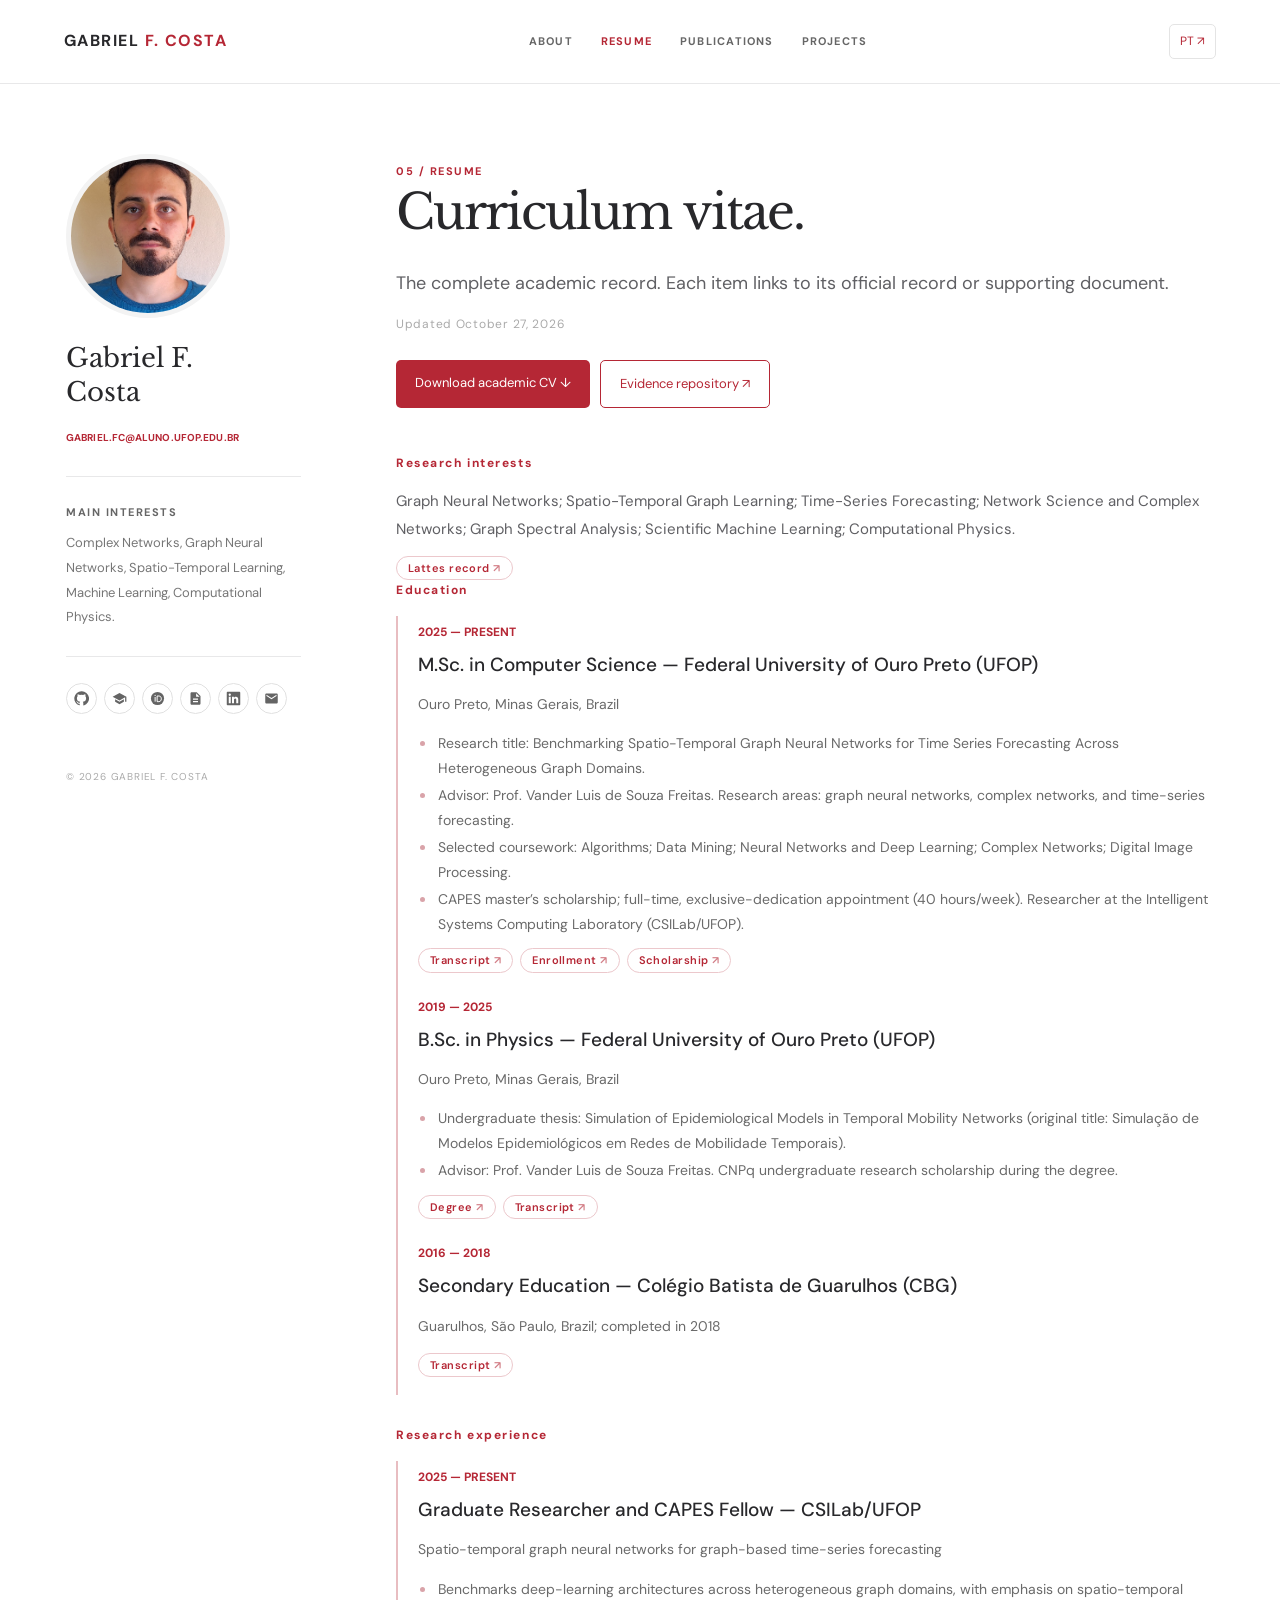
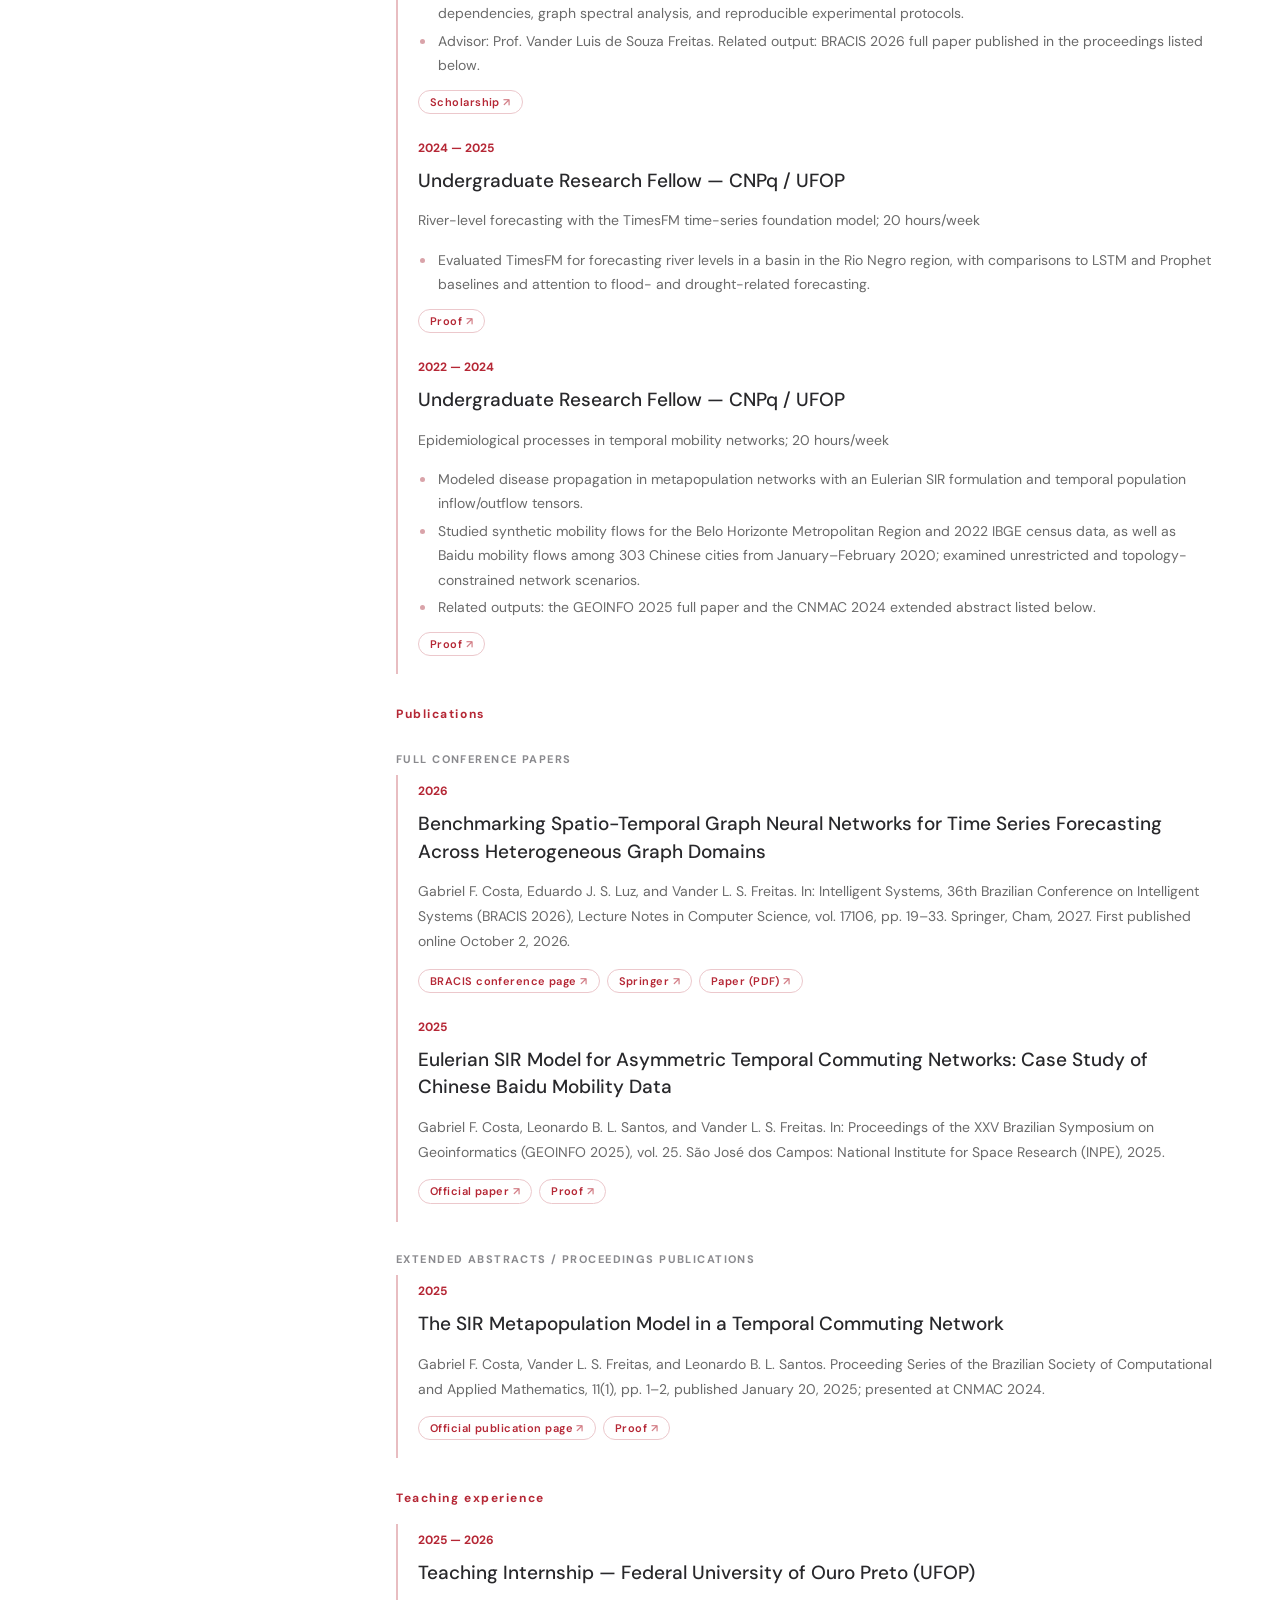
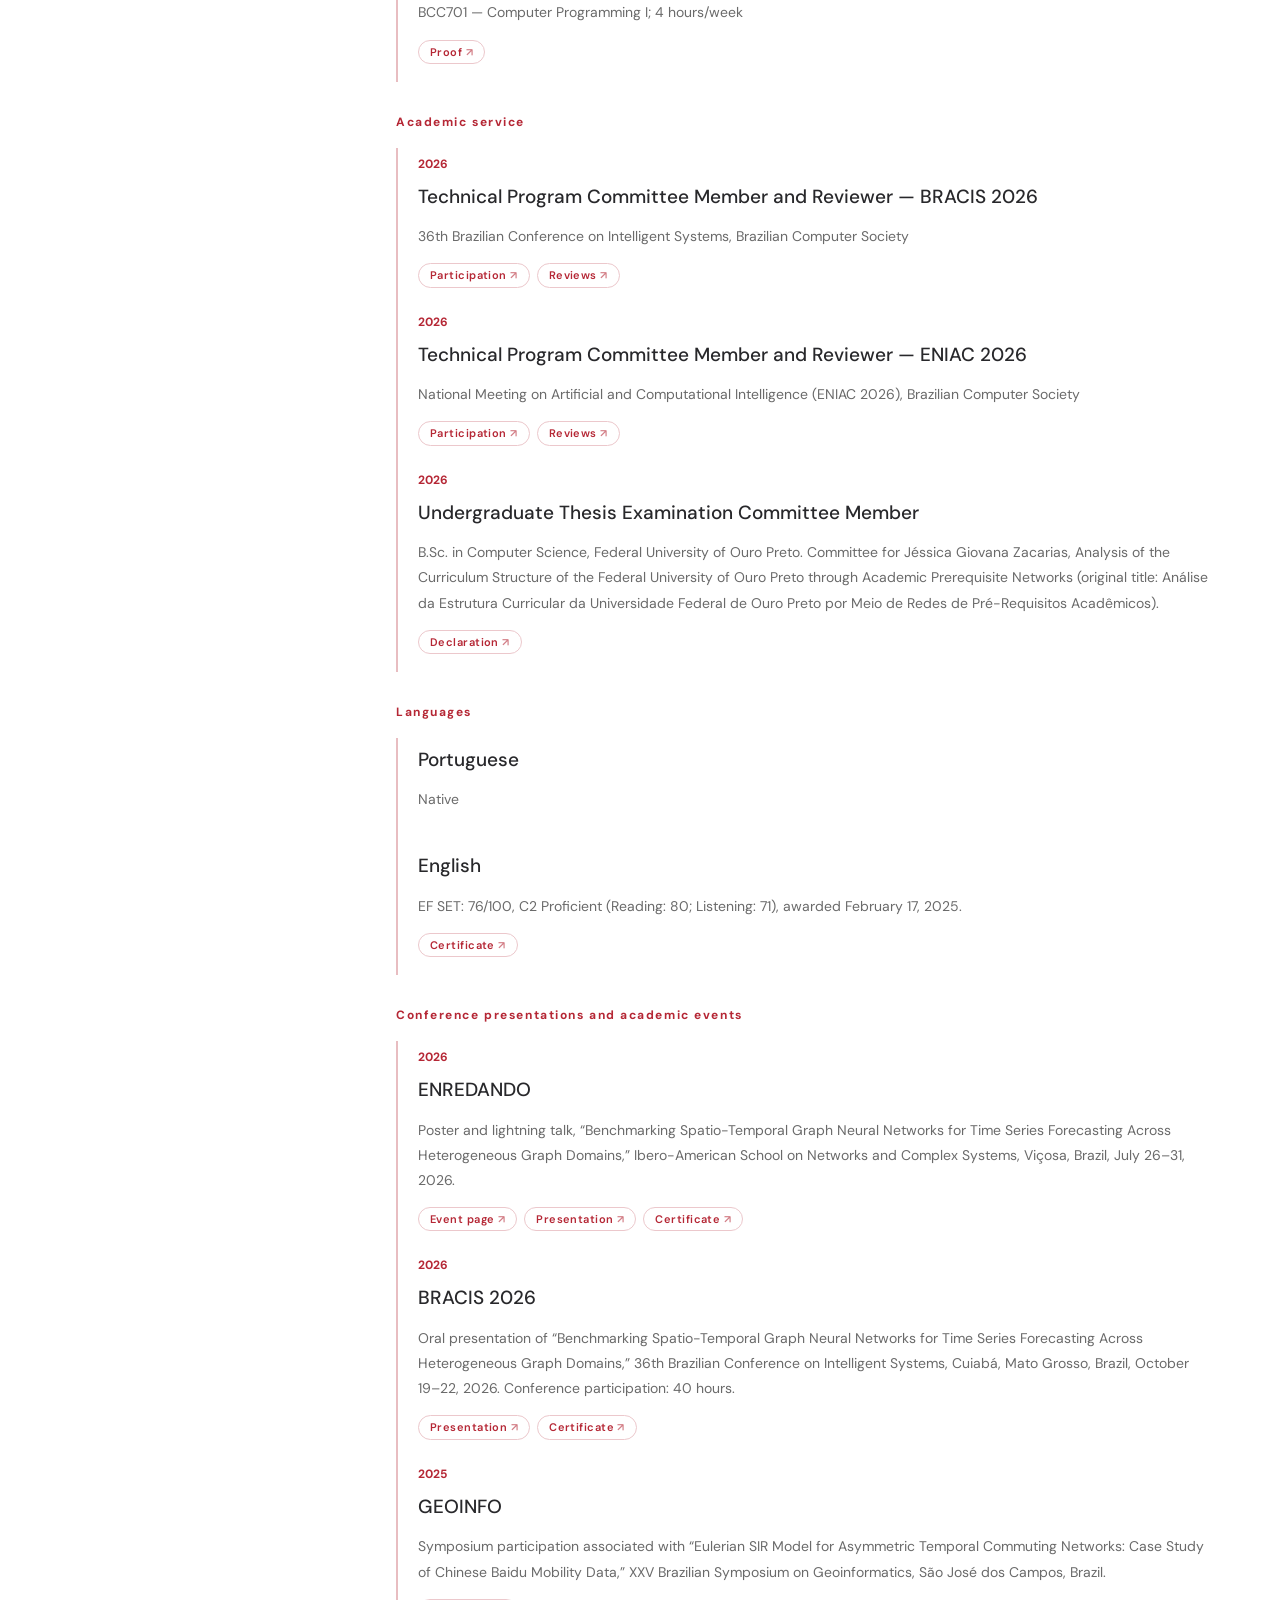
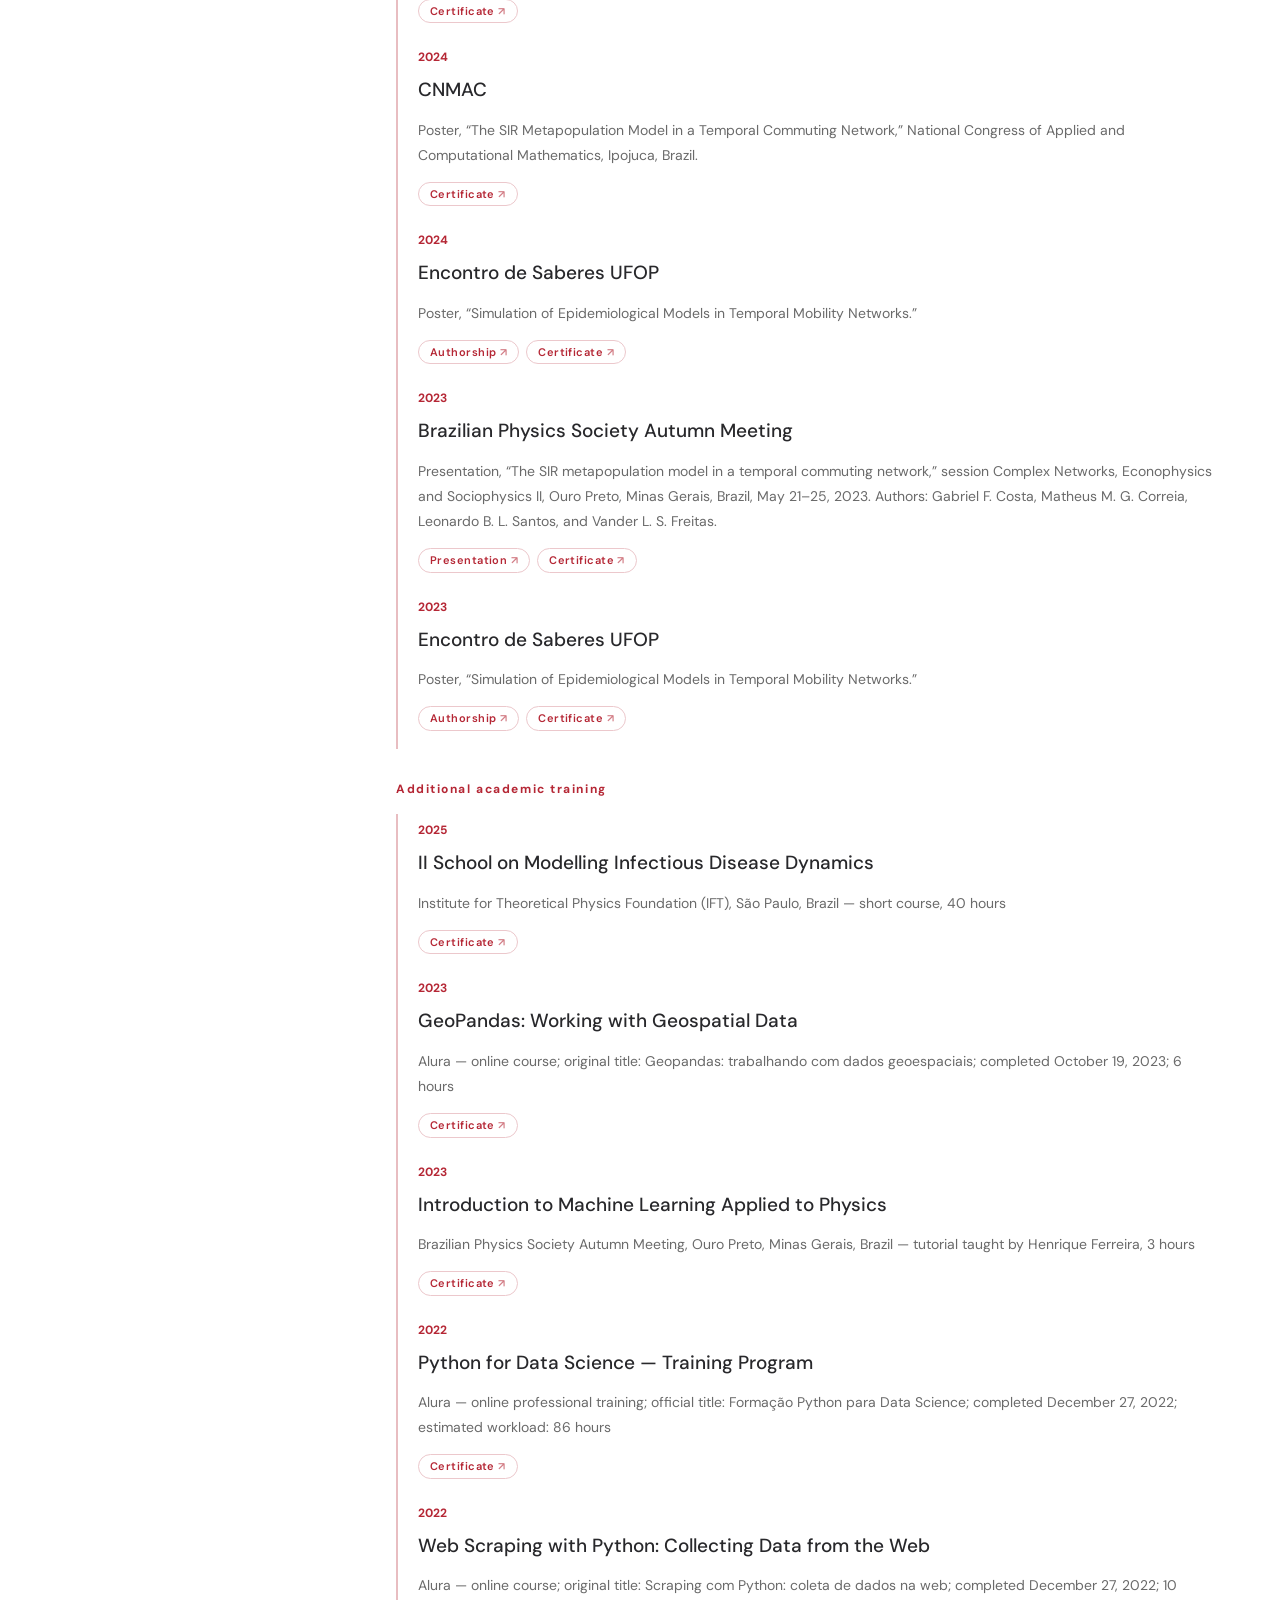
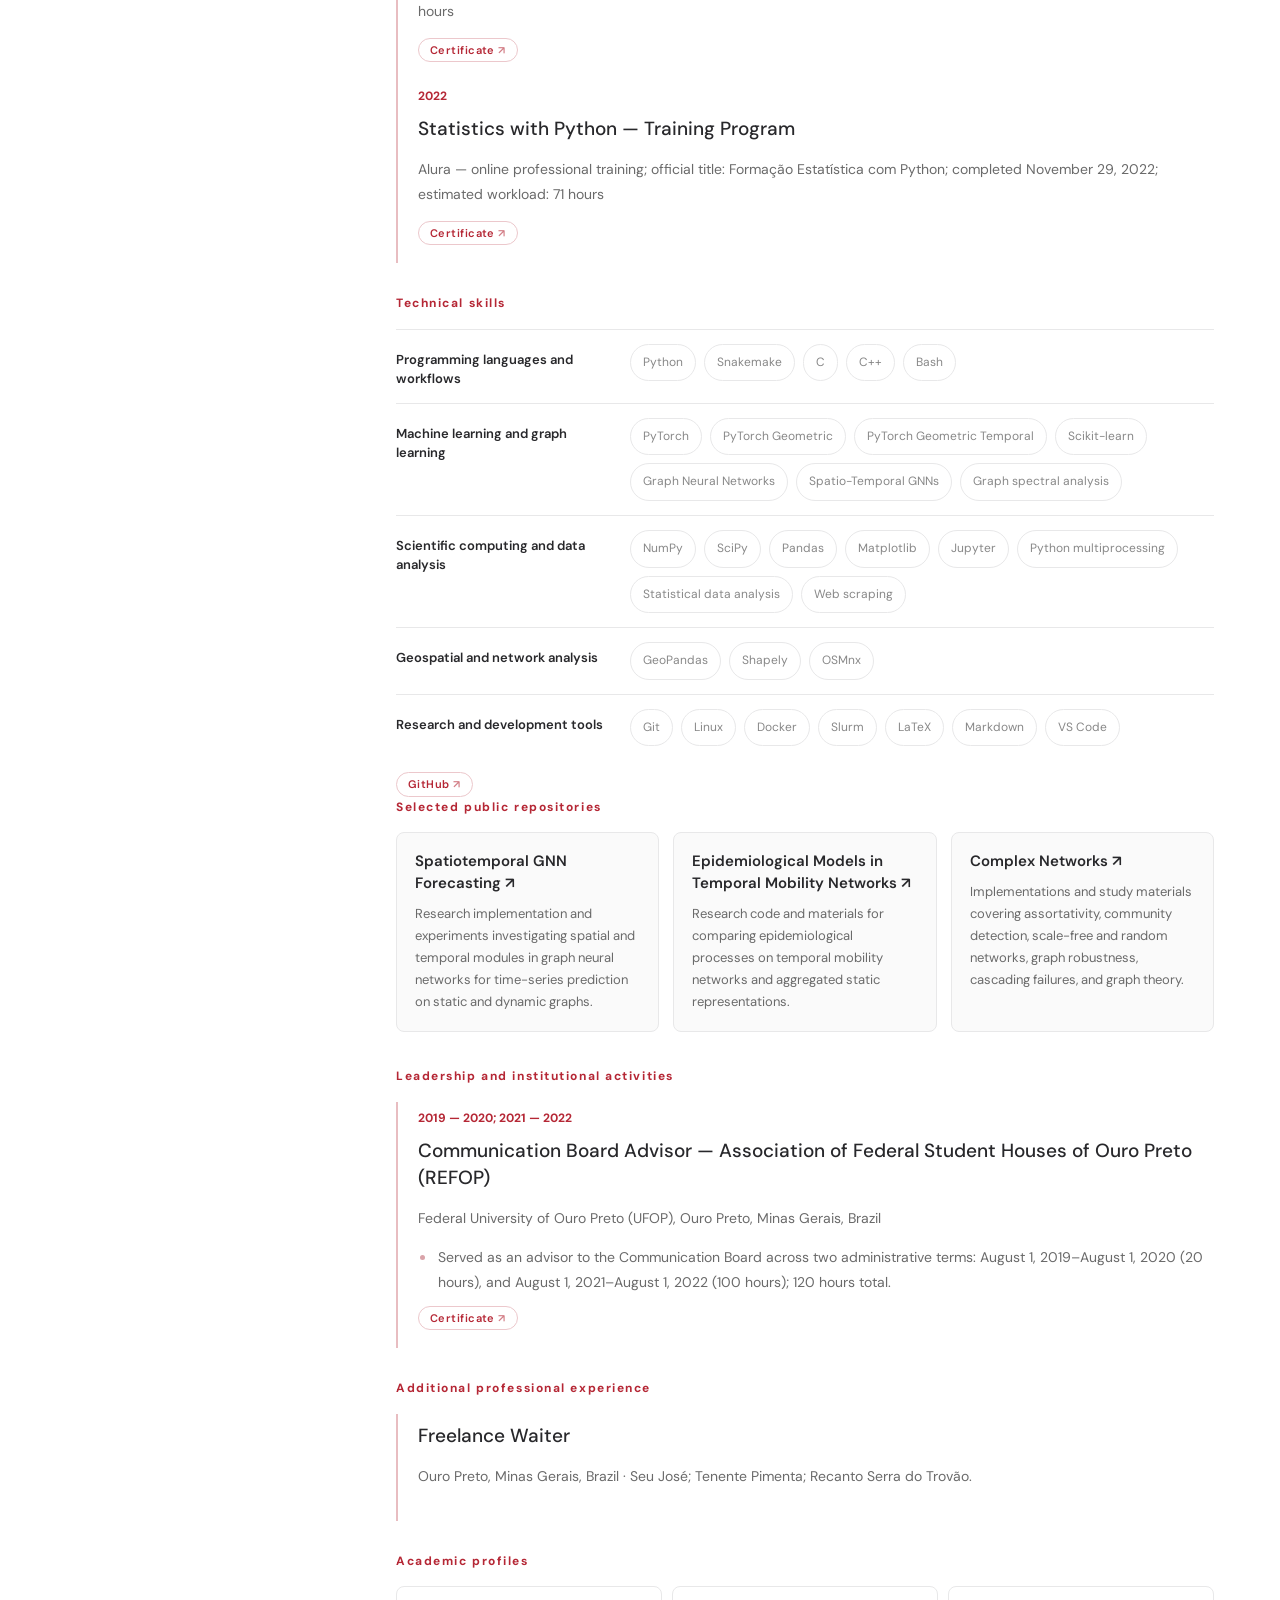
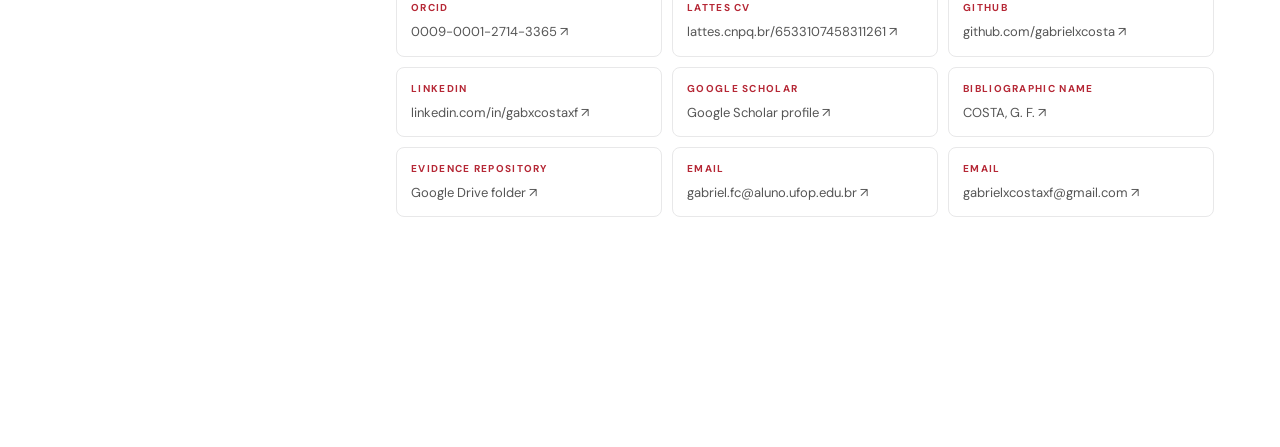
<file: resume.html>
<!DOCTYPE html>
<html lang="en"><head><meta charset="utf-8"/><meta content="width=device-width,initial-scale=1" name="viewport"/><meta content="#ffffff" name="theme-color"/><meta content="Academic portfolio, publications, research and projects of Gabriel F. Costa." name="description"/><meta content="Gabriel F. Costa" property="og:title"/><link href="https://gabrielxcosta.github.io/resume.html" rel="canonical"/><link href="favicon.svg" rel="icon" type="image/svg+xml"/><link href="assets/site.css" rel="stylesheet"/><title>Gabriel F. Costa — Resume</title></head><body data-page="resume"><header class="site-header"><a class="brand" href="index.html">GABRIEL <span class="red">F. COSTA</span></a><nav aria-label="Primary navigation" class="site-nav"><a class="" data-nav="about" href="index.html">ABOUT</a><a class="active" data-nav="resume" href="resume.html">RESUME</a><a class="" data-nav="publications" href="publications.html">PUBLICATIONS</a><a class="" data-nav="projects" href="projects.html">PROJECTS</a></nav><button aria-label="Switch language" class="lang-toggle" type="button">PT ↗</button></header><main class="page-shell"><div id="sidebar"><aside class="sidebar-inner"><img alt="Gabriel Ferreira da Costa" class="portrait" height="160" src="gabriel-portrait.png" width="160"/><h2 class="sidebar-name">Gabriel F.<br/>Costa</h2><a class="sidebar-email" href="mailto:gabriel.fc@aluno.ufop.edu.br">GABRIEL.FC@ALUNO.UFOP.EDU.BR</a><div class="sidebar-divider"></div><h3 class="sidebar-title" data-t="mainInterests">MAIN INTERESTS</h3><p class="sidebar-text" data-t="sidebarInterests">Complex Networks, Graph Neural Networks, Spatio-Temporal Learning, Machine Learning, Computational Physics.</p><div class="sidebar-divider"></div><div class="sidebar-icons"><a href="https://github.com/gabrielxcosta" rel="noopener" target="_blank" aria-label="GitHub" title="GitHub"><svg aria-hidden="true" viewBox="0 0 24 24" focusable="false"><path d="M12 .5a11.5 11.5 0 00-3.64 22.41c.58.1.79-.25.79-.56v-2c-3.2.7-3.88-1.37-3.88-1.37-.52-1.33-1.28-1.69-1.28-1.69-1.04-.71.08-.7.08-.7 1.15.08 1.76 1.18 1.76 1.18 1.03 1.76 2.69 1.25 3.35.96.1-.74.4-1.25.73-1.54-2.55-.29-5.24-1.28-5.24-5.69 0-1.26.45-2.28 1.18-3.09-.12-.29-.51-1.46.11-3.05 0 0 .97-.31 3.17 1.18a11 11 0 015.76 0c2.2-1.49 3.17-1.18 3.17-1.18.62 1.59.23 2.76.11 3.05.74.81 1.18 1.83 1.18 3.09 0 4.42-2.69 5.39-5.25 5.68.41.36.78 1.06.78 2.14v3.17c0 .31.21.67.8.56A11.5 11.5 0 0012 .5z"/></svg></a><a href="https://scholar.google.com/citations?user=bxM5TjgAAAAJ" rel="noopener" target="_blank" aria-label="Google Scholar" title="Google Scholar"><svg aria-hidden="true" viewBox="0 0 24 24" focusable="false"><path d="M12 3L1 9l11 6 9-4.91V17h2V9L12 3zM5 13.18v4L12 21l7-3.82v-4L12 17l-7-3.82z"/></svg></a><a href="https://orcid.org/0009-0001-2714-3365" rel="noopener" target="_blank" aria-label="ORCID" title="ORCID"><svg aria-hidden="true" viewBox="0 0 24 24" focusable="false"><circle cx="12" cy="12" r="10.5"/><g fill="none" stroke="#fff" stroke-width="1.6"><path d="M8.2 9.6v7.4"/><path d="M11.4 8v9h2.7c2.6 0 4-1.8 4-4.5S16.7 8 14.1 8z" stroke-linejoin="round"/></g><circle cx="8.2" cy="6.9" r="1.1" fill="#fff"/></svg></a><a href="https://lattes.cnpq.br/6533107458311261" rel="noopener" target="_blank" aria-label="Lattes" title="Lattes"><svg aria-hidden="true" viewBox="0 0 24 24" focusable="false"><path d="M14 2H6c-1.1 0-2 .9-2 2v16c0 1.1.9 2 2 2h12c1.1 0 2-.9 2-2V8l-6-6zm2 16H8v-2h8v2zm0-4H8v-2h8v2zm-3-5V3.5L18.5 9H13z"/></svg></a><a href="https://www.linkedin.com/in/gabxcostaxf" rel="noopener" target="_blank" aria-label="LinkedIn" title="LinkedIn"><svg aria-hidden="true" viewBox="0 0 24 24" focusable="false"><path d="M20.45 20.45h-3.56v-5.57c0-1.33-.03-3.04-1.85-3.04-1.86 0-2.14 1.45-2.14 2.94v5.67H9.35V9h3.41v1.56h.05c.48-.9 1.64-1.85 3.37-1.85 3.6 0 4.27 2.37 4.27 5.46v6.28zM5.34 7.43a2.06 2.06 0 110-4.12 2.06 2.06 0 010 4.12zM7.12 20.45H3.56V9h3.56v11.45zM22.22 0H1.77C.79 0 0 .77 0 1.73v20.54C0 23.23.79 24 1.77 24h20.45c.98 0 1.78-.77 1.78-1.73V1.73C24 .77 23.2 0 22.22 0z" transform="translate(1.2 1.2) scale(.9)"/></svg></a><a href="mailto:gabriel.fc@aluno.ufop.edu.br" aria-label="Email" title="Email"><svg aria-hidden="true" viewBox="0 0 24 24" focusable="false"><path d="M20 4H4c-1.1 0-2 .9-2 2v12c0 1.1.9 2 2 2h16c1.1 0 2-.9 2-2V6c0-1.1-.9-2-2-2zm0 4l-8 5-8-5V6l8 5 8-5v2z"/></svg></a></div><div class="sidebar-footer">© 2026 GABRIEL F. COSTA</div></aside></div><div class="page-main"><section class="paper"><div class="eyebrow reveal">05 / RESUME</div><h1 class="reveal" data-en="Curriculum vitae." data-pt="Currículo acadêmico.">Curriculum vitae.</h1><p class="lead reveal" data-en="The complete academic record. Each item links to its official record or supporting document." data-pt="O registro acadêmico completo. Cada item traz o link para o registro oficial ou documento comprobatório.">The complete academic record. Each item links to its official record or supporting document.</p><p class="updated reveal" data-en="Updated October 27, 2026" data-pt="Atualizado em 27 de outubro de 2026">Updated October 27, 2026</p><div class="cta reveal"><a class="btn" data-en="Download academic CV ↓" data-pt="Baixar currículo acadêmico ↓" download="" href="cv-gabriel-costa.pdf">Download academic CV ↓</a><a class="btn ghost" data-en="Evidence repository ↗" data-pt="Repositório de comprovantes ↗" href="https://drive.google.com/drive/folders/17r2zD0d75viJ9tw8xQfBAKZtWMtvjVTq?usp=sharing" rel="noopener" target="_blank">Evidence repository ↗</a></div><h2 class="reveal" data-en="Research interests" data-pt="Interesses de pesquisa">Research interests</h2><p class="body-text reveal" data-en="Graph Neural Networks; Spatio-Temporal Graph Learning; Time-Series Forecasting; Network Science and Complex Networks; Graph Spectral Analysis; Scientific Machine Learning; Computational Physics." data-pt="Redes Neurais de Grafos; Aprendizado de Grafos Espaço-Temporais; Previsão de Séries Temporais; Ciência de Redes e Redes Complexas; Análise Espectral de Grafos; Aprendizado de Máquina Científico; Física Computacional.">Graph Neural Networks; Spatio-Temporal Graph Learning; Time-Series Forecasting; Network Science and Complex Networks; Graph Spectral Analysis; Scientific Machine Learning; Computational Physics.</p><div class="proofs"><a href="https://lattes.cnpq.br/6533107458311261" rel="noopener" target="_blank" data-en="Lattes record" data-pt="Currículo Lattes">Lattes record</a></div><h2 class="reveal" data-en="Education" data-pt="Formação">Education</h2><div class="timeline"><article class="reveal"><span data-en="2025 — PRESENT" data-pt="2025 — ATUAL">2025 — PRESENT</span><h3 data-en="M.Sc. in Computer Science — Federal University of Ouro Preto (UFOP)" data-pt="Mestrado em Ciência da Computação — Universidade Federal de Ouro Preto (UFOP)">M.Sc. in Computer Science — Federal University of Ouro Preto (UFOP)</h3><p data-en="Ouro Preto, Minas Gerais, Brazil" data-pt="Ouro Preto, Minas Gerais, Brasil">Ouro Preto, Minas Gerais, Brazil</p><ul class="cv-list"><li data-en="Research title: Benchmarking Spatio-Temporal Graph Neural Networks for Time Series Forecasting Across Heterogeneous Graph Domains." data-pt="Título da pesquisa: Benchmarking Spatio-Temporal Graph Neural Networks for Time Series Forecasting Across Heterogeneous Graph Domains.">Research title: Benchmarking Spatio-Temporal Graph Neural Networks for Time Series Forecasting Across Heterogeneous Graph Domains.</li><li data-en="Advisor: Prof. Vander Luis de Souza Freitas. Research areas: graph neural networks, complex networks, and time-series forecasting." data-pt="Orientador: Prof. Vander Luis de Souza Freitas. Áreas de pesquisa: redes neurais de grafos, redes complexas e previsão de séries temporais.">Advisor: Prof. Vander Luis de Souza Freitas. Research areas: graph neural networks, complex networks, and time-series forecasting.</li><li data-en="Selected coursework: Algorithms; Data Mining; Neural Networks and Deep Learning; Complex Networks; Digital Image Processing." data-pt="Disciplinas selecionadas: Algoritmos; Mineração de Dados; Redes Neurais e Aprendizado Profundo; Redes Complexas; Processamento Digital de Imagens.">Selected coursework: Algorithms; Data Mining; Neural Networks and Deep Learning; Complex Networks; Digital Image Processing.</li><li data-en="CAPES master’s scholarship; full-time, exclusive-dedication appointment (40 hours/week). Researcher at the Intelligent Systems Computing Laboratory (CSILab/UFOP)." data-pt="Bolsa de mestrado CAPES; dedicação integral e exclusiva (40 horas/semana). Pesquisador no Laboratório de Computação de Sistemas Inteligentes (CSILab/UFOP).">CAPES master’s scholarship; full-time, exclusive-dedication appointment (40 hours/week). Researcher at the Intelligent Systems Computing Laboratory (CSILab/UFOP).</li></ul><div class="proofs"><a href="https://drive.google.com/file/d/1dxias6IFazUcAOIyIbnxrxs3XYbOT12-/view" rel="noopener" target="_blank" data-en="Transcript" data-pt="Histórico">Transcript</a><a href="https://drive.google.com/file/d/14dFctLfD1CDWOStPQH6IcHsW_TzsKEXJ/view" rel="noopener" target="_blank" data-en="Enrollment" data-pt="Matrícula">Enrollment</a><a href="https://drive.google.com/file/d/1-h8EWgQBNVSRdlaRFe6iMyCkw39tIIzj/view" rel="noopener" target="_blank" data-en="Scholarship" data-pt="Bolsa">Scholarship</a></div></article><article class="reveal"><span data-en="2019 — 2025" data-pt="2019 — 2025">2019 — 2025</span><h3 data-en="B.Sc. in Physics — Federal University of Ouro Preto (UFOP)" data-pt="Bacharelado em Física — Universidade Federal de Ouro Preto (UFOP)">B.Sc. in Physics — Federal University of Ouro Preto (UFOP)</h3><p data-en="Ouro Preto, Minas Gerais, Brazil" data-pt="Ouro Preto, Minas Gerais, Brasil">Ouro Preto, Minas Gerais, Brazil</p><ul class="cv-list"><li data-en="Undergraduate thesis: Simulation of Epidemiological Models in Temporal Mobility Networks (original title: Simulação de Modelos Epidemiológicos em Redes de Mobilidade Temporais)." data-pt="Trabalho de conclusão de curso: Simulação de Modelos Epidemiológicos em Redes de Mobilidade Temporais (título em inglês: Simulation of Epidemiological Models in Temporal Mobility Networks).">Undergraduate thesis: Simulation of Epidemiological Models in Temporal Mobility Networks (original title: Simulação de Modelos Epidemiológicos em Redes de Mobilidade Temporais).</li><li data-en="Advisor: Prof. Vander Luis de Souza Freitas. CNPq undergraduate research scholarship during the degree." data-pt="Orientador: Prof. Vander Luis de Souza Freitas. Bolsa de iniciação científica CNPq durante a graduação.">Advisor: Prof. Vander Luis de Souza Freitas. CNPq undergraduate research scholarship during the degree.</li></ul><div class="proofs"><a href="https://drive.google.com/file/d/1chQ3eVqyCNRk-2CAmvl_kJQ4CWrkX2Yp/view" rel="noopener" target="_blank" data-en="Degree" data-pt="Diploma">Degree</a><a href="https://drive.google.com/file/d/1OBzErz3kYH--toXf83PsePZqkfEUumNN/view" rel="noopener" target="_blank" data-en="Transcript" data-pt="Histórico">Transcript</a></div></article><article class="reveal"><span data-en="2016 — 2018" data-pt="2016 — 2018">2016 — 2018</span><h3 data-en="Secondary Education — Colégio Batista de Guarulhos (CBG)" data-pt="Ensino Médio — Colégio Batista de Guarulhos (CBG)">Secondary Education — Colégio Batista de Guarulhos (CBG)</h3><p data-en="Guarulhos, São Paulo, Brazil; completed in 2018" data-pt="Guarulhos, São Paulo, Brasil; concluído em 2018">Guarulhos, São Paulo, Brazil; completed in 2018</p><div class="proofs"><a href="https://drive.google.com/file/d/1vZVNAv6xCK-i_CAacHGebIcbC6LpFIFx/view?usp=sharing" rel="noopener" target="_blank" data-en="Transcript" data-pt="Histórico">Transcript</a></div></article></div><h2 class="reveal" data-en="Research experience" data-pt="Experiência em pesquisa">Research experience</h2><div class="timeline"><article class="reveal"><span data-en="2025 — PRESENT" data-pt="2025 — ATUAL">2025 — PRESENT</span><h3 data-en="Graduate Researcher and CAPES Fellow — CSILab/UFOP" data-pt="Pesquisador de pós-graduação e bolsista CAPES — CSILab/UFOP">Graduate Researcher and CAPES Fellow — CSILab/UFOP</h3><p data-en="Spatio-temporal graph neural networks for graph-based time-series forecasting" data-pt="Redes neurais de grafos espaço-temporais para previsão de séries temporais baseada em grafos">Spatio-temporal graph neural networks for graph-based time-series forecasting</p><ul class="cv-list"><li data-en="Benchmarks deep-learning architectures across heterogeneous graph domains, with emphasis on spatio-temporal dependencies, graph spectral analysis, and reproducible experimental protocols." data-pt="Avalia arquiteturas de aprendizado profundo em domínios de grafos heterogêneos, com ênfase em dependências espaço-temporais, análise espectral de grafos e protocolos experimentais reprodutíveis.">Benchmarks deep-learning architectures across heterogeneous graph domains, with emphasis on spatio-temporal dependencies, graph spectral analysis, and reproducible experimental protocols.</li><li data-en="Advisor: Prof. Vander Luis de Souza Freitas. Related output: BRACIS 2026 full paper published in the proceedings listed below." data-pt="Orientador: Prof. Vander Luis de Souza Freitas. Produto relacionado: artigo completo do BRACIS 2026 publicado nos anais listados abaixo.">Advisor: Prof. Vander Luis de Souza Freitas. Related output: BRACIS 2026 full paper published in the proceedings listed below.</li></ul><div class="proofs"><a href="https://drive.google.com/file/d/1-h8EWgQBNVSRdlaRFe6iMyCkw39tIIzj/view" rel="noopener" target="_blank" data-en="Scholarship" data-pt="Bolsa">Scholarship</a></div></article><article class="reveal"><span data-en="2024 — 2025" data-pt="2024 — 2025">2024 — 2025</span><h3 data-en="Undergraduate Research Fellow — CNPq / UFOP" data-pt="Bolsista de iniciação científica — CNPq / UFOP">Undergraduate Research Fellow — CNPq / UFOP</h3><p data-en="River-level forecasting with the TimesFM time-series foundation model; 20 hours/week" data-pt="Previsão de nível de rio com o modelo de fundação de séries temporais TimesFM; 20 horas/semana">River-level forecasting with the TimesFM time-series foundation model; 20 hours/week</p><ul class="cv-list"><li data-en="Evaluated TimesFM for forecasting river levels in a basin in the Rio Negro region, with comparisons to LSTM and Prophet baselines and attention to flood- and drought-related forecasting." data-pt="Avaliou o TimesFM na previsão de níveis de rio em uma bacia da região do Rio Negro, com comparações a LSTM e Prophet como referências e atenção à previsão de cheias e secas.">Evaluated TimesFM for forecasting river levels in a basin in the Rio Negro region, with comparisons to LSTM and Prophet baselines and attention to flood- and drought-related forecasting.</li></ul><div class="proofs"><a href="https://drive.google.com/file/d/1svA79nIMFWv5lpNJQ_-OrvjGmKTD9qcu/view" rel="noopener" target="_blank" data-en="Proof" data-pt="Comprovante">Proof</a></div></article><article class="reveal"><span data-en="2022 — 2024" data-pt="2022 — 2024">2022 — 2024</span><h3 data-en="Undergraduate Research Fellow — CNPq / UFOP" data-pt="Bolsista de iniciação científica — CNPq / UFOP">Undergraduate Research Fellow — CNPq / UFOP</h3><p data-en="Epidemiological processes in temporal mobility networks; 20 hours/week" data-pt="Processos epidemiológicos em redes de mobilidade temporais; 20 horas/semana">Epidemiological processes in temporal mobility networks; 20 hours/week</p><ul class="cv-list"><li data-en="Modeled disease propagation in metapopulation networks with an Eulerian SIR formulation and temporal population inflow/outflow tensors." data-pt="Modelou a propagação de doenças em redes de metapopulações com uma formulação SIR euleriana e tensores temporais de entrada e saída de população.">Modeled disease propagation in metapopulation networks with an Eulerian SIR formulation and temporal population inflow/outflow tensors.</li><li data-en="Studied synthetic mobility flows for the Belo Horizonte Metropolitan Region and 2022 IBGE census data, as well as Baidu mobility flows among 303 Chinese cities from January–February 2020; examined unrestricted and topology-constrained network scenarios." data-pt="Estudou fluxos de mobilidade sintéticos da Região Metropolitana de Belo Horizonte e dados do censo IBGE 2022, além dos fluxos de mobilidade do Baidu entre 303 cidades chinesas em janeiro–fevereiro de 2020; examinou cenários de rede irrestritos e restritos pela topologia.">Studied synthetic mobility flows for the Belo Horizonte Metropolitan Region and 2022 IBGE census data, as well as Baidu mobility flows among 303 Chinese cities from January–February 2020; examined unrestricted and topology-constrained network scenarios.</li><li data-en="Related outputs: the GEOINFO 2025 full paper and the CNMAC 2024 extended abstract listed below." data-pt="Produtos relacionados: o artigo completo do GEOINFO 2025 e o resumo expandido do CNMAC 2024 listados abaixo.">Related outputs: the GEOINFO 2025 full paper and the CNMAC 2024 extended abstract listed below.</li></ul><div class="proofs"><a href="https://drive.google.com/file/d/1M2AT0UKJaOF6yS4SjeIPE9IpT0UnqUCm/view" rel="noopener" target="_blank" data-en="Proof" data-pt="Comprovante">Proof</a></div></article></div><h2 class="reveal" data-en="Publications" data-pt="Publicações">Publications</h2><h3 class="reveal subhead" data-en="Full conference papers" data-pt="Artigos completos em conferências">Full conference papers</h3><div class="timeline"><article class="reveal"><span data-en="2026" data-pt="2026">2026</span><h3 data-en="Benchmarking Spatio-Temporal Graph Neural Networks for Time Series Forecasting Across Heterogeneous Graph Domains" data-pt="Benchmarking Spatio-Temporal Graph Neural Networks for Time Series Forecasting Across Heterogeneous Graph Domains">Benchmarking Spatio-Temporal Graph Neural Networks for Time Series Forecasting Across Heterogeneous Graph Domains</h3><p data-en="Gabriel F. Costa, Eduardo J. S. Luz, and Vander L. S. Freitas. In: Intelligent Systems, 36th Brazilian Conference on Intelligent Systems (BRACIS 2026), Lecture Notes in Computer Science, vol. 17106, pp. 19–33. Springer, Cham, 2027. First published online October 2, 2026." data-pt="Gabriel F. Costa, Eduardo J. S. Luz e Vander L. S. Freitas. Em: Intelligent Systems, 36th Brazilian Conference on Intelligent Systems (BRACIS 2026), Lecture Notes in Computer Science, vol. 17106, pp. 19–33. Springer, Cham, 2027. Publicado online pela primeira vez em 2 de outubro de 2026.">Gabriel F. Costa, Eduardo J. S. Luz, and Vander L. S. Freitas. In: Intelligent Systems, 36th Brazilian Conference on Intelligent Systems (BRACIS 2026), Lecture Notes in Computer Science, vol. 17106, pp. 19–33. Springer, Cham, 2027. First published online October 2, 2026.</p><div class="proofs"><a href="https://bracis.sbc.org.br/2026/bracis/" rel="noopener" target="_blank" data-en="BRACIS conference page" data-pt="Página do BRACIS">BRACIS conference page</a><a href="https://link.springer.com/chapter/10.1007/978-3-032-39892-5_2" rel="noopener" target="_blank" data-en="Springer" data-pt="Springer">Springer</a><a href="https://drive.google.com/file/d/1xEHXmrJzOGzdaggtMbeAdGOa_5EqG1e8/view" rel="noopener" target="_blank" data-en="Paper (PDF)" data-pt="Artigo (PDF)">Paper (PDF)</a></div></article><article class="reveal"><span data-en="2025" data-pt="2025">2025</span><h3 data-en="Eulerian SIR Model for Asymmetric Temporal Commuting Networks: Case Study of Chinese Baidu Mobility Data" data-pt="Eulerian SIR Model for Asymmetric Temporal Commuting Networks: Case Study of Chinese Baidu Mobility Data">Eulerian SIR Model for Asymmetric Temporal Commuting Networks: Case Study of Chinese Baidu Mobility Data</h3><p data-en="Gabriel F. Costa, Leonardo B. L. Santos, and Vander L. S. Freitas. In: Proceedings of the XXV Brazilian Symposium on Geoinformatics (GEOINFO 2025), vol. 25. São José dos Campos: National Institute for Space Research (INPE), 2025." data-pt="Gabriel F. Costa, Leonardo B. L. Santos e Vander L. S. Freitas. Em: Proceedings of the XXV Brazilian Symposium on Geoinformatics (GEOINFO 2025), vol. 25. São José dos Campos: Instituto Nacional de Pesquisas Espaciais (INPE), 2025.">Gabriel F. Costa, Leonardo B. L. Santos, and Vander L. S. Freitas. In: Proceedings of the XXV Brazilian Symposium on Geoinformatics (GEOINFO 2025), vol. 25. São José dos Campos: National Institute for Space Research (INPE), 2025.</p><div class="proofs"><a href="https://mtc-m16c.sid.inpe.br/col/sid.inpe.br/mtc-m16c/2025/06.05.14.34/doc/GeoInfo2025_Paper59.pdf" rel="noopener" target="_blank" data-en="Official paper" data-pt="Artigo oficial">Official paper</a><a href="https://drive.google.com/file/d/1x12glvq9NxPw7d946ycUNCOKZgmrGaUb/view" rel="noopener" target="_blank" data-en="Proof" data-pt="Comprovante">Proof</a></div></article></div><h3 class="reveal subhead" data-en="Extended abstracts / proceedings publications" data-pt="Resumos expandidos / publicações em anais">Extended abstracts / proceedings publications</h3><div class="timeline"><article class="reveal"><span data-en="2025" data-pt="2025">2025</span><h3 data-en="The SIR Metapopulation Model in a Temporal Commuting Network" data-pt="The SIR Metapopulation Model in a Temporal Commuting Network">The SIR Metapopulation Model in a Temporal Commuting Network</h3><p data-en="Gabriel F. Costa, Vander L. S. Freitas, and Leonardo B. L. Santos. Proceeding Series of the Brazilian Society of Computational and Applied Mathematics, 11(1), pp. 1–2, published January 20, 2025; presented at CNMAC 2024." data-pt="Gabriel F. Costa, Vander L. S. Freitas e Leonardo B. L. Santos. Proceeding Series of the Brazilian Society of Computational and Applied Mathematics, 11(1), pp. 1–2, publicado em 20 de janeiro de 2025; apresentado no CNMAC 2024.">Gabriel F. Costa, Vander L. S. Freitas, and Leonardo B. L. Santos. Proceeding Series of the Brazilian Society of Computational and Applied Mathematics, 11(1), pp. 1–2, published January 20, 2025; presented at CNMAC 2024.</p><div class="proofs"><a href="https://proceedings.sbmac.org.br/sbmac/article/view/4856" rel="noopener" target="_blank" data-en="Official publication page" data-pt="Página oficial da publicação">Official publication page</a><a href="https://drive.google.com/file/d/1bDbyCyxG6ZIvaxgg64419Brod2SAMfWs/view" rel="noopener" target="_blank" data-en="Proof" data-pt="Comprovante">Proof</a></div></article></div><h2 class="reveal" data-en="Teaching experience" data-pt="Experiência docente">Teaching experience</h2><div class="timeline"><article class="reveal"><span data-en="2025 — 2026" data-pt="2025 — 2026">2025 — 2026</span><h3 data-en="Teaching Internship — Federal University of Ouro Preto (UFOP)" data-pt="Estágio de docência — Universidade Federal de Ouro Preto (UFOP)">Teaching Internship — Federal University of Ouro Preto (UFOP)</h3><p data-en="BCC701 — Computer Programming I; 4 hours/week" data-pt="BCC701 — Programação de Computadores I; 4 horas/semana">BCC701 — Computer Programming I; 4 hours/week</p><div class="proofs"><a href="https://drive.google.com/file/d/1K6EEeQAYRDLbVJaX6XibeydqOLttC0jq/view" rel="noopener" target="_blank" data-en="Proof" data-pt="Comprovante">Proof</a></div></article></div><h2 class="reveal" data-en="Academic service" data-pt="Serviço acadêmico">Academic service</h2><div class="timeline"><article class="reveal"><span data-en="2026" data-pt="2026">2026</span><h3 data-en="Technical Program Committee Member and Reviewer — BRACIS 2026" data-pt="Membro do comitê de programa técnico e revisor — BRACIS 2026">Technical Program Committee Member and Reviewer — BRACIS 2026</h3><p data-en="36th Brazilian Conference on Intelligent Systems, Brazilian Computer Society" data-pt="36º Brazilian Conference on Intelligent Systems, Sociedade Brasileira de Computação">36th Brazilian Conference on Intelligent Systems, Brazilian Computer Society</p><div class="proofs"><a href="https://drive.google.com/file/d/1G_kPnmQDKeUwIZ1xL46MgxQXqlu5EMxw/view" rel="noopener" target="_blank" data-en="Participation" data-pt="Participação">Participation</a><a href="https://drive.google.com/file/d/1H_bTVeI1Z9bBqoyFCSAZK9R9sz9DBWXL/view" rel="noopener" target="_blank" data-en="Reviews" data-pt="Revisões">Reviews</a></div></article><article class="reveal"><span data-en="2026" data-pt="2026">2026</span><h3 data-en="Technical Program Committee Member and Reviewer — ENIAC 2026" data-pt="Membro do comitê de programa técnico e revisor — ENIAC 2026">Technical Program Committee Member and Reviewer — ENIAC 2026</h3><p data-en="National Meeting on Artificial and Computational Intelligence (ENIAC 2026), Brazilian Computer Society" data-pt="Encontro Nacional de Inteligência Artificial e Computacional (ENIAC 2026), Sociedade Brasileira de Computação">National Meeting on Artificial and Computational Intelligence (ENIAC 2026), Brazilian Computer Society</p><div class="proofs"><a href="https://drive.google.com/file/d/1G_kPnmQDKeUwIZ1xL46MgxQXqlu5EMxw/view" rel="noopener" target="_blank" data-en="Participation" data-pt="Participação">Participation</a><a href="https://drive.google.com/file/d/1H_bTVeI1Z9bBqoyFCSAZK9R9sz9DBWXL/view" rel="noopener" target="_blank" data-en="Reviews" data-pt="Revisões">Reviews</a></div></article><article class="reveal"><span data-en="2026" data-pt="2026">2026</span><h3 data-en="Undergraduate Thesis Examination Committee Member" data-pt="Membro de banca de trabalho de conclusão de curso">Undergraduate Thesis Examination Committee Member</h3><p data-en="B.Sc. in Computer Science, Federal University of Ouro Preto. Committee for Jéssica Giovana Zacarias, Analysis of the Curriculum Structure of the Federal University of Ouro Preto through Academic Prerequisite Networks (original title: Análise da Estrutura Curricular da Universidade Federal de Ouro Preto por Meio de Redes de Pré-Requisitos Acadêmicos)." data-pt="Bacharelado em Ciência da Computação, Universidade Federal de Ouro Preto. Banca de Jéssica Giovana Zacarias, Análise da Estrutura Curricular da Universidade Federal de Ouro Preto por Meio de Redes de Pré-Requisitos Acadêmicos.">B.Sc. in Computer Science, Federal University of Ouro Preto. Committee for Jéssica Giovana Zacarias, Analysis of the Curriculum Structure of the Federal University of Ouro Preto through Academic Prerequisite Networks (original title: Análise da Estrutura Curricular da Universidade Federal de Ouro Preto por Meio de Redes de Pré-Requisitos Acadêmicos).</p><div class="proofs"><a href="https://drive.google.com/file/d/10JSGgSUkd1m99snP-U_Z9AyTF9s7wqYE/view" rel="noopener" target="_blank" data-en="Declaration" data-pt="Declaração">Declaration</a></div></article></div><h2 class="reveal" data-en="Languages" data-pt="Idiomas">Languages</h2><div class="timeline"><article class="reveal"><h3 data-en="Portuguese" data-pt="Português">Portuguese</h3><p data-en="Native" data-pt="Nativo">Native</p></article><article class="reveal"><h3 data-en="English" data-pt="Inglês">English</h3><p data-en="EF SET: 76/100, C2 Proficient (Reading: 80; Listening: 71), awarded February 17, 2025." data-pt="EF SET: 76/100, C2 Proficiente (Leitura: 80; Compreensão oral: 71), emitido em 17 de fevereiro de 2025.">EF SET: 76/100, C2 Proficient (Reading: 80; Listening: 71), awarded February 17, 2025.</p><div class="proofs"><a href="https://drive.google.com/file/d/18v3Xff-xJQqKnbybJqfRGazR6NlC68To/view" rel="noopener" target="_blank" data-en="Certificate" data-pt="Certificado">Certificate</a></div></article></div><h2 class="reveal" data-en="Conference presentations and academic events" data-pt="Apresentações em conferências e eventos acadêmicos">Conference presentations and academic events</h2><div class="timeline"><article class="reveal"><span data-en="2026" data-pt="2026">2026</span><h3 data-en="ENREDANDO" data-pt="ENREDANDO">ENREDANDO</h3><p data-en="Poster and lightning talk, “Benchmarking Spatio-Temporal Graph Neural Networks for Time Series Forecasting Across Heterogeneous Graph Domains,” Ibero-American School on Networks and Complex Systems, Viçosa, Brazil, July 26–31, 2026." data-pt="Pôster e apresentação relâmpago, “Benchmarking Spatio-Temporal Graph Neural Networks for Time Series Forecasting Across Heterogeneous Graph Domains,” Escola Ibero-Americana de Redes e Sistemas Complexos, Viçosa, Brasil, 26–31 de julho de 2026.">Poster and lightning talk, “Benchmarking Spatio-Temporal Graph Neural Networks for Time Series Forecasting Across Heterogeneous Graph Domains,” Ibero-American School on Networks and Complex Systems, Viçosa, Brazil, July 26–31, 2026.</p><div class="proofs"><a href="https://pages.giscbr.org/enredando2026/trabalhos.html" rel="noopener" target="_blank" data-en="Event page" data-pt="Página do evento">Event page</a><a href="https://drive.google.com/file/d/1JPgPdtn_2kcRAw7hrL8TwKLFYqtBKidv/view" rel="noopener" target="_blank" data-en="Presentation" data-pt="Apresentação">Presentation</a><a href="https://drive.google.com/file/d/1O7oA9hFp1pLahdar6dGv_X1fsRX6JR20/view" rel="noopener" target="_blank" data-en="Certificate" data-pt="Certificado">Certificate</a></div></article><article class="reveal"><span data-en="2026" data-pt="2026">2026</span><h3 data-en="BRACIS 2026" data-pt="BRACIS 2026">BRACIS 2026</h3><p data-en="Oral presentation of “Benchmarking Spatio-Temporal Graph Neural Networks for Time Series Forecasting Across Heterogeneous Graph Domains,” 36th Brazilian Conference on Intelligent Systems, Cuiabá, Mato Grosso, Brazil, October 19–22, 2026. Conference participation: 40 hours." data-pt="Apresentação oral de “Benchmarking Spatio-Temporal Graph Neural Networks for Time Series Forecasting Across Heterogeneous Graph Domains,” 36º Brazilian Conference on Intelligent Systems, Cuiabá, Mato Grosso, Brasil, 19–22 de outubro de 2026. Participação na conferência: 40 horas.">Oral presentation of “Benchmarking Spatio-Temporal Graph Neural Networks for Time Series Forecasting Across Heterogeneous Graph Domains,” 36th Brazilian Conference on Intelligent Systems, Cuiabá, Mato Grosso, Brazil, October 19–22, 2026. Conference participation: 40 hours.</p><div class="proofs"><a href="https://drive.google.com/file/d/1zyBz3UhjRjGobSGOrgOsJycLm6Waojwt/view?usp=drive_link" rel="noopener" target="_blank" data-en="Presentation" data-pt="Apresentação">Presentation</a><a href="https://drive.google.com/file/d/1ROzB9hxb3h2EFg4ZewHrbCfQ0CJbUTAS/view?usp=drive_link" rel="noopener" target="_blank" data-en="Certificate" data-pt="Certificado">Certificate</a></div></article><article class="reveal"><span data-en="2025" data-pt="2025">2025</span><h3 data-en="GEOINFO" data-pt="GEOINFO">GEOINFO</h3><p data-en="Symposium participation associated with “Eulerian SIR Model for Asymmetric Temporal Commuting Networks: Case Study of Chinese Baidu Mobility Data,” XXV Brazilian Symposium on Geoinformatics, São José dos Campos, Brazil." data-pt="Participação no simpósio associada a “Eulerian SIR Model for Asymmetric Temporal Commuting Networks: Case Study of Chinese Baidu Mobility Data,” XXV Simpósio Brasileiro de Geoinformática, São José dos Campos, Brasil.">Symposium participation associated with “Eulerian SIR Model for Asymmetric Temporal Commuting Networks: Case Study of Chinese Baidu Mobility Data,” XXV Brazilian Symposium on Geoinformatics, São José dos Campos, Brazil.</p><div class="proofs"><a href="https://drive.google.com/file/d/1i5f444NoIGzHRU1sIV1cXE-_cM9z-jEO/view" rel="noopener" target="_blank" data-en="Certificate" data-pt="Certificado">Certificate</a></div></article><article class="reveal"><span data-en="2024" data-pt="2024">2024</span><h3 data-en="CNMAC" data-pt="CNMAC">CNMAC</h3><p data-en="Poster, “The SIR Metapopulation Model in a Temporal Commuting Network,” National Congress of Applied and Computational Mathematics, Ipojuca, Brazil." data-pt="Pôster, “The SIR Metapopulation Model in a Temporal Commuting Network,” Congresso Nacional de Matemática Aplicada e Computacional, Ipojuca, Brasil.">Poster, “The SIR Metapopulation Model in a Temporal Commuting Network,” National Congress of Applied and Computational Mathematics, Ipojuca, Brazil.</p><div class="proofs"><a href="https://drive.google.com/file/d/1bu6DheX8WSEYQNeRHVW5Z-IVWl7YGKRD/view" rel="noopener" target="_blank" data-en="Certificate" data-pt="Certificado">Certificate</a></div></article><article class="reveal"><span data-en="2024" data-pt="2024">2024</span><h3 data-en="Encontro de Saberes UFOP" data-pt="Encontro de Saberes UFOP">Encontro de Saberes UFOP</h3><p data-en="Poster, “Simulation of Epidemiological Models in Temporal Mobility Networks.”" data-pt="Pôster, “Simulação de Modelos Epidemiológicos em Redes de Mobilidade Temporais.”">Poster, “Simulation of Epidemiological Models in Temporal Mobility Networks.”</p><div class="proofs"><a href="https://drive.google.com/file/d/1FdeQIlAY7XsC58iQPjRLGR_lzgenU8_b/view" rel="noopener" target="_blank" data-en="Authorship" data-pt="Autoria">Authorship</a><a href="https://drive.google.com/file/d/1TUu0cyqr5NBSP_cgiD7Pv5DKfknjJUfK/view" rel="noopener" target="_blank" data-en="Certificate" data-pt="Certificado">Certificate</a></div></article><article class="reveal"><span data-en="2023" data-pt="2023">2023</span><h3 data-en="Brazilian Physics Society Autumn Meeting" data-pt="Encontro de Outono da Sociedade Brasileira de Física">Brazilian Physics Society Autumn Meeting</h3><p data-en="Presentation, “The SIR metapopulation model in a temporal commuting network,” session Complex Networks, Econophysics and Sociophysics II, Ouro Preto, Minas Gerais, Brazil, May 21–25, 2023. Authors: Gabriel F. Costa, Matheus M. G. Correia, Leonardo B. L. Santos, and Vander L. S. Freitas." data-pt="Apresentação, “The SIR metapopulation model in a temporal commuting network,” sessão Redes Complexas, Econofísica e Sociofísica II, Ouro Preto, Minas Gerais, Brasil, 21–25 de maio de 2023. Autores: Gabriel F. Costa, Matheus M. G. Correia, Leonardo B. L. Santos e Vander L. S. Freitas.">Presentation, “The SIR metapopulation model in a temporal commuting network,” session Complex Networks, Econophysics and Sociophysics II, Ouro Preto, Minas Gerais, Brazil, May 21–25, 2023. Authors: Gabriel F. Costa, Matheus M. G. Correia, Leonardo B. L. Santos, and Vander L. S. Freitas.</p><div class="proofs"><a href="https://drive.google.com/file/d/1PL9XmCC2E_Qmk3TOCF335ExlDewRfJd4/view" rel="noopener" target="_blank" data-en="Presentation" data-pt="Apresentação">Presentation</a><a href="https://drive.google.com/file/d/1-BuJeY7IzfOye8Pq_0irq5G95Ot4D8dH/view" rel="noopener" target="_blank" data-en="Certificate" data-pt="Certificado">Certificate</a></div></article><article class="reveal"><span data-en="2023" data-pt="2023">2023</span><h3 data-en="Encontro de Saberes UFOP" data-pt="Encontro de Saberes UFOP">Encontro de Saberes UFOP</h3><p data-en="Poster, “Simulation of Epidemiological Models in Temporal Mobility Networks.”" data-pt="Pôster, “Simulação de Modelos Epidemiológicos em Redes de Mobilidade Temporais.”">Poster, “Simulation of Epidemiological Models in Temporal Mobility Networks.”</p><div class="proofs"><a href="https://drive.google.com/file/d/1MWM10QkC_0gOM05OC4-pDsqwHMbU08O5/view" rel="noopener" target="_blank" data-en="Authorship" data-pt="Autoria">Authorship</a><a href="https://drive.google.com/file/d/1wfzpF-U2KYsZ-VD-rd-tgZLiV_Jpg8mX/view" rel="noopener" target="_blank" data-en="Certificate" data-pt="Certificado">Certificate</a></div></article></div><h2 class="reveal" data-en="Additional academic training" data-pt="Formação acadêmica complementar">Additional academic training</h2><div class="timeline"><article class="reveal"><span data-en="2025" data-pt="2025">2025</span><h3 data-en="II School on Modelling Infectious Disease Dynamics" data-pt="II Escola de Modelagem da Dinâmica de Doenças Infecciosas">II School on Modelling Infectious Disease Dynamics</h3><p data-en="Institute for Theoretical Physics Foundation (IFT), São Paulo, Brazil — short course, 40 hours" data-pt="Fundação Instituto de Física Teórica (IFT), São Paulo, Brasil — curso de curta duração, 40 horas">Institute for Theoretical Physics Foundation (IFT), São Paulo, Brazil — short course, 40 hours</p><div class="proofs"><a href="https://drive.google.com/file/d/1O1wVULub8okaAm_f_OjA2A_iBkr7yReJ/view" rel="noopener" target="_blank" data-en="Certificate" data-pt="Certificado">Certificate</a></div></article><article class="reveal"><span data-en="2023" data-pt="2023">2023</span><h3 data-en="GeoPandas: Working with Geospatial Data" data-pt="GeoPandas: trabalhando com dados geoespaciais">GeoPandas: Working with Geospatial Data</h3><p data-en="Alura — online course; original title: Geopandas: trabalhando com dados geoespaciais; completed October 19, 2023; 6 hours" data-pt="Alura — curso online; concluído em 19 de outubro de 2023; 6 horas">Alura — online course; original title: Geopandas: trabalhando com dados geoespaciais; completed October 19, 2023; 6 hours</p><div class="proofs"><a href="https://cursos.alura.com.br/certificate/d973617a-960f-4f31-b982-53207780c1a3" rel="noopener" target="_blank" data-en="Certificate" data-pt="Certificado">Certificate</a></div></article><article class="reveal"><span data-en="2023" data-pt="2023">2023</span><h3 data-en="Introduction to Machine Learning Applied to Physics" data-pt="Introdução ao Aprendizado de Máquina Aplicado à Física">Introduction to Machine Learning Applied to Physics</h3><p data-en="Brazilian Physics Society Autumn Meeting, Ouro Preto, Minas Gerais, Brazil — tutorial taught by Henrique Ferreira, 3 hours" data-pt="Encontro de Outono da Sociedade Brasileira de Física, Ouro Preto, Minas Gerais, Brasil — tutorial ministrado por Henrique Ferreira, 3 horas">Brazilian Physics Society Autumn Meeting, Ouro Preto, Minas Gerais, Brazil — tutorial taught by Henrique Ferreira, 3 hours</p><div class="proofs"><a href="https://drive.google.com/file/d/1AfrJlk9v1GDrOs_uJBx_hAY409BIpSrh/view?usp=drive_link" rel="noopener" target="_blank" data-en="Certificate" data-pt="Certificado">Certificate</a></div></article><article class="reveal"><span data-en="2022" data-pt="2022">2022</span><h3 data-en="Python for Data Science — Training Program" data-pt="Python para Ciência de Dados — Programa de Formação">Python for Data Science — Training Program</h3><p data-en="Alura — online professional training; official title: Formação Python para Data Science; completed December 27, 2022; estimated workload: 86 hours" data-pt="Alura — formação profissional online; título oficial: Formação Python para Data Science; concluída em 27 de dezembro de 2022; carga horária estimada: 86 horas">Alura — online professional training; official title: Formação Python para Data Science; completed December 27, 2022; estimated workload: 86 hours</p><div class="proofs"><a href="https://cursos.alura.com.br/degree/certificate/85b22387-c0c4-4305-92f0-281d1bf86221" rel="noopener" target="_blank" data-en="Certificate" data-pt="Certificado">Certificate</a></div></article><article class="reveal"><span data-en="2022" data-pt="2022">2022</span><h3 data-en="Web Scraping with Python: Collecting Data from the Web" data-pt="Web Scraping com Python: coleta de dados na web">Web Scraping with Python: Collecting Data from the Web</h3><p data-en="Alura — online course; original title: Scraping com Python: coleta de dados na web; completed December 27, 2022; 10 hours" data-pt="Alura — curso online; concluído em 27 de dezembro de 2022; 10 horas">Alura — online course; original title: Scraping com Python: coleta de dados na web; completed December 27, 2022; 10 hours</p><div class="proofs"><a href="https://cursos.alura.com.br/certificate/32b85afa-2364-4967-ae92-4733bc42ba7e" rel="noopener" target="_blank" data-en="Certificate" data-pt="Certificado">Certificate</a></div></article><article class="reveal"><span data-en="2022" data-pt="2022">2022</span><h3 data-en="Statistics with Python — Training Program" data-pt="Estatística com Python — Programa de Formação">Statistics with Python — Training Program</h3><p data-en="Alura — online professional training; official title: Formação Estatística com Python; completed November 29, 2022; estimated workload: 71 hours" data-pt="Alura — formação profissional online; título oficial: Formação Estatística com Python; concluída em 29 de novembro de 2022; carga horária estimada: 71 horas">Alura — online professional training; official title: Formação Estatística com Python; completed November 29, 2022; estimated workload: 71 hours</p><div class="proofs"><a href="https://cursos.alura.com.br/degree/certificate/35cf5360-e264-4665-a63f-f6c5c1bdd0cf" rel="noopener" target="_blank" data-en="Certificate" data-pt="Certificado">Certificate</a></div></article></div><h2 class="reveal" data-en="Technical skills" data-pt="Competências técnicas">Technical skills</h2><div class="skills"><div class="skill-row reveal"><h3 class="k" data-en="Programming languages and workflows" data-pt="Linguagens de programação e fluxos de trabalho">Programming languages and workflows</h3><div class="pill-list"><span>Python</span><span>Snakemake</span><span>C</span><span>C++</span><span>Bash</span></div></div><div class="skill-row reveal"><h3 class="k" data-en="Machine learning and graph learning" data-pt="Aprendizado de máquina e de grafos">Machine learning and graph learning</h3><div class="pill-list"><span>PyTorch</span><span>PyTorch Geometric</span><span>PyTorch Geometric Temporal</span><span>Scikit-learn</span><span>Graph Neural Networks</span><span>Spatio-Temporal GNNs</span><span>Graph spectral analysis</span></div></div><div class="skill-row reveal"><h3 class="k" data-en="Scientific computing and data analysis" data-pt="Computação científica e análise de dados">Scientific computing and data analysis</h3><div class="pill-list"><span>NumPy</span><span>SciPy</span><span>Pandas</span><span>Matplotlib</span><span>Jupyter</span><span>Python multiprocessing</span><span>Statistical data analysis</span><span>Web scraping</span></div></div><div class="skill-row reveal"><h3 class="k" data-en="Geospatial and network analysis" data-pt="Análise geoespacial e de redes">Geospatial and network analysis</h3><div class="pill-list"><span>GeoPandas</span><span>Shapely</span><span>OSMnx</span></div></div><div class="skill-row reveal"><h3 class="k" data-en="Research and development tools" data-pt="Ferramentas de pesquisa e desenvolvimento">Research and development tools</h3><div class="pill-list"><span>Git</span><span>Linux</span><span>Docker</span><span>Slurm</span><span>LaTeX</span><span>Markdown</span><span>VS Code</span></div></div></div><div class="proofs"><a href="https://github.com/gabrielxcosta" rel="noopener" target="_blank" data-en="GitHub" data-pt="GitHub">GitHub</a></div><h2 class="reveal" data-en="Selected public repositories" data-pt="Repositórios públicos selecionados">Selected public repositories</h2><div class="repo-grid"><article class="reveal repo"><a class="repo-title" href="https://github.com/gabrielxcosta/Spatiotemporal-GNN-Forecasting" rel="noopener" target="_blank" data-en="Spatiotemporal GNN Forecasting ↗" data-pt="Previsão com GNNs Espaço-Temporais ↗">Spatiotemporal GNN Forecasting ↗</a><p data-en="Research implementation and experiments investigating spatial and temporal modules in graph neural networks for time-series prediction on static and dynamic graphs." data-pt="Implementação de pesquisa e experimentos que investigam módulos espaciais e temporais em redes neurais de grafos para previsão de séries temporais em grafos estáticos e dinâmicos.">Research implementation and experiments investigating spatial and temporal modules in graph neural networks for time-series prediction on static and dynamic graphs.</p></article><article class="reveal repo"><a class="repo-title" href="https://github.com/gabrielxcosta/Simulation-of-epidemiological-models-in-temporal-mobility-networks" rel="noopener" target="_blank" data-en="Epidemiological Models in Temporal Mobility Networks ↗" data-pt="Modelos Epidemiológicos em Redes de Mobilidade Temporais ↗">Epidemiological Models in Temporal Mobility Networks ↗</a><p data-en="Research code and materials for comparing epidemiological processes on temporal mobility networks and aggregated static representations." data-pt="Código e materiais de pesquisa para comparar processos epidemiológicos em redes de mobilidade temporais e em representações estáticas agregadas.">Research code and materials for comparing epidemiological processes on temporal mobility networks and aggregated static representations.</p></article><article class="reveal repo"><a class="repo-title" href="https://github.com/gabrielxcosta/PCC121---Complex-Networks" rel="noopener" target="_blank" data-en="Complex Networks ↗" data-pt="Redes Complexas ↗">Complex Networks ↗</a><p data-en="Implementations and study materials covering assortativity, community detection, scale-free and random networks, graph robustness, cascading failures, and graph theory." data-pt="Implementações e materiais de estudo sobre assortatividade, detecção de comunidades, redes livres de escala e aleatórias, robustez de grafos, falhas em cascata e teoria dos grafos.">Implementations and study materials covering assortativity, community detection, scale-free and random networks, graph robustness, cascading failures, and graph theory.</p></article></div><h2 class="reveal" data-en="Leadership and institutional activities" data-pt="Liderança e atividades institucionais">Leadership and institutional activities</h2><div class="timeline"><article class="reveal"><span data-en="2019 — 2020; 2021 — 2022" data-pt="2019 — 2020; 2021 — 2022">2019 — 2020; 2021 — 2022</span><h3 data-en="Communication Board Advisor — Association of Federal Student Houses of Ouro Preto (REFOP)" data-pt="Assessor da Diretoria de Comunicação — Associação das Repúblicas Federais de Ouro Preto (REFOP)">Communication Board Advisor — Association of Federal Student Houses of Ouro Preto (REFOP)</h3><p data-en="Federal University of Ouro Preto (UFOP), Ouro Preto, Minas Gerais, Brazil" data-pt="Universidade Federal de Ouro Preto (UFOP), Ouro Preto, Minas Gerais, Brasil">Federal University of Ouro Preto (UFOP), Ouro Preto, Minas Gerais, Brazil</p><ul class="cv-list"><li data-en="Served as an advisor to the Communication Board across two administrative terms: August 1, 2019–August 1, 2020 (20 hours), and August 1, 2021–August 1, 2022 (100 hours); 120 hours total." data-pt="Atuou como assessor da Diretoria de Comunicação em duas gestões: 1º de agosto de 2019 a 1º de agosto de 2020 (20 horas) e 1º de agosto de 2021 a 1º de agosto de 2022 (100 horas); 120 horas no total.">Served as an advisor to the Communication Board across two administrative terms: August 1, 2019–August 1, 2020 (20 hours), and August 1, 2021–August 1, 2022 (100 hours); 120 hours total.</li></ul><div class="proofs"><a href="https://drive.google.com/file/d/1tB2TjGP-zDRyvIGcR2JNQpJjwA1XRZZL/view" rel="noopener" target="_blank" data-en="Certificate" data-pt="Certificado">Certificate</a></div></article></div><h2 class="reveal" data-en="Additional professional experience" data-pt="Outras experiências profissionais">Additional professional experience</h2><div class="timeline"><article class="reveal"><h3 data-en="Freelance Waiter" data-pt="Garçom freelancer">Freelance Waiter</h3><p data-en="Ouro Preto, Minas Gerais, Brazil · Seu José; Tenente Pimenta; Recanto Serra do Trovão." data-pt="Ouro Preto, Minas Gerais, Brasil · Seu José; Tenente Pimenta; Recanto Serra do Trovão.">Ouro Preto, Minas Gerais, Brazil · Seu José; Tenente Pimenta; Recanto Serra do Trovão.</p></article></div><h2 class="reveal" data-en="Academic profiles" data-pt="Perfis acadêmicos">Academic profiles</h2><div class="profile-grid"><a class="profile reveal" href="https://orcid.org/0009-0001-2714-3365" rel="noopener" target="_blank"><span class="pk">ORCID</span><span class="pv">0009-0001-2714-3365 ↗</span></a><a class="profile reveal" href="https://lattes.cnpq.br/6533107458311261" rel="noopener" target="_blank"><span class="pk">Lattes CV</span><span class="pv">lattes.cnpq.br/6533107458311261 ↗</span></a><a class="profile reveal" href="https://github.com/gabrielxcosta" rel="noopener" target="_blank"><span class="pk">GitHub</span><span class="pv">github.com/gabrielxcosta ↗</span></a><a class="profile reveal" href="https://www.linkedin.com/in/gabxcostaxf/" rel="noopener" target="_blank"><span class="pk">LinkedIn</span><span class="pv">linkedin.com/in/gabxcostaxf ↗</span></a><a class="profile reveal" href="https://scholar.google.com/citations?user=bxM5TjgAAAAJ" rel="noopener" target="_blank"><span class="pk">Google Scholar</span><span class="pv">Google Scholar profile ↗</span></a><a class="profile reveal" href="https://lattes.cnpq.br/6533107458311261" rel="noopener" target="_blank"><span class="pk">Bibliographic name</span><span class="pv">COSTA, G. F. ↗</span></a><a class="profile reveal" href="https://drive.google.com/drive/folders/17r2zD0d75viJ9tw8xQfBAKZtWMtvjVTq?usp=sharing" rel="noopener" target="_blank"><span class="pk">Evidence repository</span><span class="pv">Google Drive folder ↗</span></a><a class="profile reveal" href="mailto:gabriel.fc@aluno.ufop.edu.br" rel="noopener" target="_blank"><span class="pk">Email</span><span class="pv">gabriel.fc@aluno.ufop.edu.br ↗</span></a><a class="profile reveal" href="mailto:gabrielxcostaxf@gmail.com" rel="noopener" target="_blank"><span class="pk">Email</span><span class="pv">gabrielxcostaxf@gmail.com ↗</span></a></div></section></div></main><script src="assets/site.js"></script></body></html>
</file>
<file: assets/site.css>
@import url('https://fonts.googleapis.com/css2?family=DM+Sans:wght@400;500;600;700&family=Libre+Baskerville:ital@0;1&display=swap');
:root{--red:#b52735;--ink:#28282b;--muted:#76777c;--border:#e8e8e9;--surface:#fafafa}*{box-sizing:border-box}html{scroll-behavior:smooth}body{margin:0;background:#fff;color:var(--ink);font:15px/1.8 'DM Sans',Arial,sans-serif}a{color:inherit;text-decoration:none}a:hover{color:var(--red)}button{font:inherit;cursor:pointer}em{font-family:'Libre Baskerville',Georgia,serif;font-weight:400;color:var(--red)}.red{color:var(--red)}.site-header{height:84px;padding:0 max(5vw,calc((100vw - 1220px)/2));display:flex;align-items:center;justify-content:space-between;gap:24px;border-bottom:1px solid var(--border);background:#fff;position:sticky;top:0;z-index:30}.brand{font-weight:700;font-size:16px;letter-spacing:.09em;white-space:nowrap}.site-nav{display:flex;align-items:center;gap:28px}.site-nav a{font-size:11px;letter-spacing:.11em;font-weight:700;color:#666}.site-nav a:hover,.site-nav a.active{color:var(--red)}.lang-toggle,.mobile-menu{border:1px solid #e4e4e4;background:#fff;border-radius:5px;padding:6px 10px;color:var(--red);font-size:12px}.mobile-menu{display:none}.page-shell{max-width:1220px;padding:70px 36px 115px;margin:auto;display:grid;grid-template-columns:255px minmax(0,1fr);gap:75px;align-items:start}#sidebar{position:sticky;top:135px}.sidebar-inner{max-width:235px}.portrait{height:164px;width:164px;object-fit:cover;object-position:center 28%;border-radius:50%;border:5px solid #f3f3f3;display:block;margin-bottom:23px}.sidebar-name{font:400 26px/1.32 'Libre Baskerville',Georgia,serif;margin:0 0 13px}.sidebar-email{font-size:10px;font-weight:700;color:var(--red);letter-spacing:.01em;overflow-wrap:anywhere}.sidebar-divider{width:100%;height:1px;background:var(--border);margin:26px 0}.sidebar-title,.section-kicker,.tiny,.category,.eyebrow{font-size:11px;letter-spacing:.14em;color:var(--red);font-weight:700}.sidebar-title{color:#666;margin:0 0 9px}.sidebar-text{font-size:13px;color:#767676;line-height:1.9;margin:0}.sidebar-icons{display:flex;gap:7px;flex-wrap:wrap}.sidebar-icons a{height:31px;min-width:31px;border:1px solid #e0e0e0;display:flex;justify-content:center;align-items:center;border-radius:50%;font-size:10px;font-weight:700;color:#646464}.sidebar-icons a:hover{color:var(--red);border-color:var(--red)}.sidebar-icons svg{width:15px;height:15px;fill:currentColor;display:block}.sidebar-footer{margin-top:54px;font-size:10px;color:#aaa;letter-spacing:.08em}.page-main{min-width:0}.paper{border-bottom:1px solid var(--border);padding:8px 0 58px;margin-bottom:47px}.paper:last-child{border:0}.section-kicker{margin-bottom:29px}h1,h2,h3,p{overflow-wrap:break-word}h1{font:400 clamp(35px,3.8vw,52px)/1.27 'Libre Baskerville',Georgia,serif;letter-spacing:-.04em;margin:0 0 22px}h2.section-title{font:400 clamp(23px,2.4vw,34px)/1.45 'Libre Baskerville',Georgia,serif;margin:0 0 21px}.large,.lead{color:#606064;font-size:18px;line-height:1.9}.muted{color:var(--muted)}.about-heading{display:grid;grid-template-columns:minmax(0,1fr) 244px;gap:26px;align-items:center;margin-bottom:50px}.about-heading .tiny{margin-bottom:17px}.about-heading .large{margin:0}.atom-wrap{height:251px;display:flex;align-items:center;justify-content:center;flex-direction:column}.atom-wrap canvas{width:242px;height:225px;display:block}.atom-label,.small-mono{font-size:10px;letter-spacing:.12em;color:#aaa;text-align:center}.info-grid{display:grid;grid-template-columns:1fr 1fr;gap:46px}.info-grid h2,.paper h2:not(.section-title){font-size:12px;letter-spacing:.13em;color:var(--red);font-family:'DM Sans',Arial,sans-serif;font-weight:700;margin:0 0 14px}.info-grid h2:not(:first-child){margin-top:40px}.info-grid p{font-size:14px;color:#616161;margin:0}.info-grid p a,.details a{color:var(--red)}.details{display:grid;grid-template-columns:89px minmax(0,1fr);gap:11px 13px;font-size:13px;margin:0}.details dt{color:#999}.details dd{margin:0;color:#565656}.link-strip{border-top:1px solid var(--border);margin-top:43px;padding-top:18px;display:flex;gap:12px 22px;flex-wrap:wrap}.link-strip a,.text-link,.repo-link,.detail-card a,.pub a{font-size:12px;font-weight:600;color:var(--red)}.two-col{display:grid;grid-template-columns:1.4fr .85fr;gap:35px}.two-col p{color:#646464}.stat-list{border-left:1px solid var(--border);padding-left:22px}.stat-list>div{display:flex;gap:14px;align-items:center;margin-bottom:20px}.stat-list b{color:var(--red);font-size:29px;font-weight:500}.stat-list span{color:#888;font-size:12px;line-height:1.5}.network-top{display:flex;justify-content:space-between;align-items:center;gap:20px}.network-top .muted{max-width:600px;font-size:14px}.network-paper #network-canvas{position:relative;width:100%;height:clamp(260px,38vw,380px);border:1px solid #eee;border-radius:8px;background:linear-gradient(#fff,#fcfcfc);overflow:hidden;touch-action:pan-y}.network-paper #network-canvas canvas{display:block;width:100%;height:100%}.reveal{opacity:0;transform:translateY(19px);transition:opacity .85s ease,transform 1s cubic-bezier(.19,1,.22,1)}.reveal.visible{opacity:1;transform:none}.detail-card,.pub,.timeline article{border-top:1px solid var(--border);padding:25px 0}.detail-card h2,.pub h2,.timeline h3{font:500 19px/1.45 'DM Sans',sans-serif!important;color:var(--ink)!important;letter-spacing:0!important;margin:6px 0 10px!important}.detail-card p,.pub p,.timeline p{font-size:14px;color:#6a6a6a}.pub{display:grid;grid-template-columns:66px 1fr;gap:22px}.year,.category,.timeline span{font-size:12px;font-weight:700;color:var(--red)}.project-grid{display:grid;grid-template-columns:repeat(2,minmax(0,1fr));gap:24px}.project-card{border:1px solid #e9e9e9;background:#fff;border-radius:6px;overflow:hidden;padding-bottom:18px}.project-cover{display:flex;height:185px;align-items:center;justify-content:center;background:#f8f8f8;border-bottom:1px solid #ededed;transition:background .4s}.project-cover:hover{background:#f8eeee}.project-icon{width:160px;height:140px}.card-meta{display:flex;justify-content:space-between;font-size:11px;letter-spacing:.1em;color:var(--red);padding:14px 18px 0}.project-card h2{font:600 17px/1.4 'DM Sans',sans-serif!important;margin:10px 18px!important;color:var(--ink)!important;letter-spacing:0!important}.project-card p{font-size:13px;color:#757575;margin:10px 18px 18px}.project-card .repo-link{margin:0 18px}.pill-list{display:flex;gap:8px;flex-wrap:wrap}.pill-list span{font-size:12px;color:#888;padding:7px 12px;border:1px solid var(--border);border-radius:20px}.btn{display:inline-block;background:var(--red);color:#fff;padding:11px 19px;border-radius:5px;font-size:13px}.cta{margin:25px 0 45px}.timeline{margin-bottom:30px}.timeline article{border-left:2px solid #e8bdc1;border-top:0;padding:2px 0 18px 20px}.footer-note{color:#aaa;font-size:12px}
@media(max-width:1000px){.page-shell{gap:35px;grid-template-columns:210px 1fr;padding:48px 25px}.site-header{padding:0 25px}.site-nav{gap:14px}.about-heading{grid-template-columns:1fr 190px}.atom-wrap canvas{width:190px}}
@media(max-width:740px){.site-header{height:70px;flex-wrap:wrap}.site-nav{gap:10px;overflow-x:auto;width:100%;order:3;padding:0 0 8px}.site-header{height:auto;min-height:82px;padding:12px 18px 0}.page-shell{display:block;padding:30px 22px}.sidebar-inner{max-width:none;display:grid;grid-template-columns:90px 1fr;gap:0 16px;align-items:start}.portrait{height:85px;width:85px;grid-row:span 3}.sidebar-name{font-size:20px}.sidebar-divider,.sidebar-title,.sidebar-text,.sidebar-icons,.sidebar-footer{grid-column:span 2}.sidebar-divider{margin:15px 0}.sidebar-footer{display:none}#sidebar{position:static;margin-bottom:37px}.about-heading{grid-template-columns:1fr}.atom-wrap{height:210px}.info-grid,.two-col{grid-template-columns:1fr;gap:25px}.project-grid{grid-template-columns:1fr}.paper{padding-bottom:37px;margin-bottom:32px}.network-paper #network-canvas{height:280px}.network-top{display:block}}
@media(prefers-reduced-motion:reduce){.reveal{opacity:1;transform:none;transition:none}html{scroll-behavior:auto}}

/* resume page */
.cta{display:flex;flex-wrap:wrap;gap:10px}
.btn.ghost{background:transparent;color:var(--red);border:1px solid var(--red)}
.btn.ghost:hover{background:#fbeff0}
.updated{font-size:12px;letter-spacing:.06em;color:#aaa;margin:-4px 0 0}
.body-text{font-size:15px;line-height:1.85;color:#606064;margin:0 0 4px}
.proofs{display:flex;flex-wrap:wrap;gap:7px;margin:12px 0 0}
.proofs a{font-size:11px;font-weight:600;letter-spacing:.04em;color:var(--red);border:1px solid #ecc8cc;border-radius:14px;padding:4px 11px;line-height:1.3;transition:background .2s,border-color .2s}
.proofs a::after{content:" \2197";opacity:.6}
.proofs a:hover{background:#fbeff0;border-color:var(--red)}
.cv-list{margin:8px 0 0;padding-left:18px;font-size:14px;line-height:1.75;color:#6a6a6a}
.cv-list li{margin:3px 0;padding-left:2px}
.cv-list li::marker{color:#d9a3a9}
.subhead{font:700 11px/1.4 'DM Sans',Arial,sans-serif;letter-spacing:.13em;text-transform:uppercase;color:#8a8a8e;margin:26px 0 8px}
.skills{margin-bottom:6px}
.skill-row{display:grid;grid-template-columns:210px 1fr;gap:10px 24px;padding:14px 0;border-top:1px solid var(--border);align-items:start}
.skill-row .k{font:600 13px/1.5 'DM Sans',Arial,sans-serif;color:var(--ink);margin:6px 0 0;letter-spacing:0}
.repo-grid{display:grid;grid-template-columns:repeat(auto-fill,minmax(250px,1fr));gap:14px;margin:6px 0 34px}
.repo{border:1px solid var(--border);border-radius:8px;padding:18px;background:var(--surface);transition:border-color .2s}
.repo:hover{border-color:#e8bdc1}
.repo-title{display:block;font:600 15px/1.45 'DM Sans',Arial,sans-serif;color:var(--ink);margin-bottom:8px}
.repo-title:hover{color:var(--red)}
.repo p{font-size:13px;line-height:1.7;color:#6a6a6a;margin:0}
.profile-grid{display:grid;grid-template-columns:repeat(auto-fill,minmax(235px,1fr));gap:10px;margin:6px 0 10px}
.profile{display:block;border:1px solid var(--border);border-radius:8px;padding:12px 14px;transition:border-color .2s,background .2s}
.profile:hover{border-color:#e8bdc1;background:#fcf6f6}
.pk{display:block;font-size:10px;letter-spacing:.13em;text-transform:uppercase;color:var(--red);font-weight:700;margin-bottom:3px}
.pv{display:block;font-size:13px;color:#555;overflow-wrap:anywhere}
@media(max-width:740px){.skill-row{grid-template-columns:1fr;gap:4px}.cta .btn{width:100%;text-align:center}.proofs a{padding:5px 12px}}
</file>
